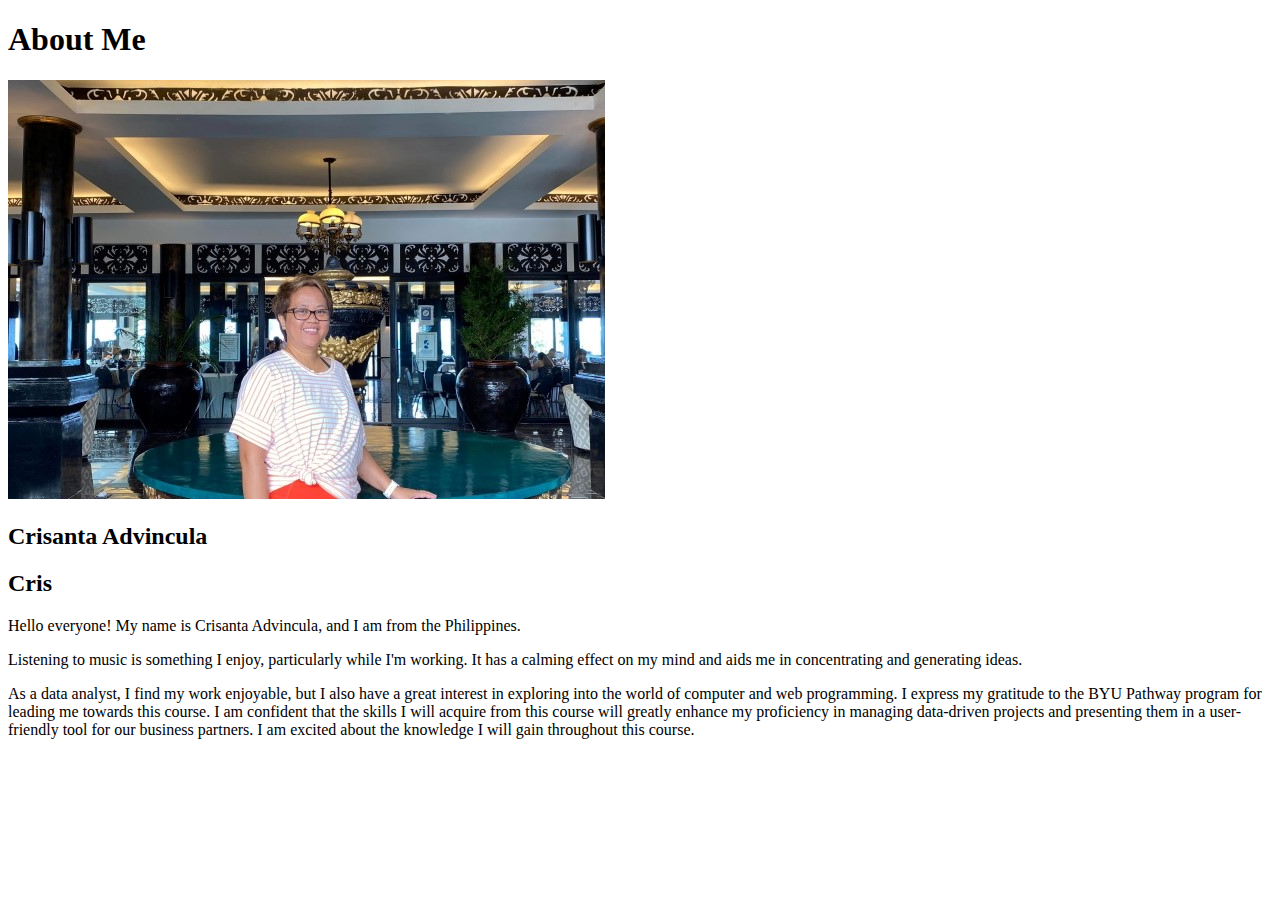
<file: aboutme/index.html>
<!DOCTYPE html>
<html lang="en">
<head>
    <!--Test only-->
    <meta charset="UTF-8">
    <meta http-equiv="X-UA-Compatible" content="IE=edge">
    <meta name="viewport" content="width=device-width, initial-scale=1.0">
    <title>All About Me</title>
</head>
<body>
    <h1>About Me</h1>
    <img alt="pbi" src="images/cris.jpg"/>
    <h2>Crisanta Advincula</h2>
    <h2>Cris</h2>
    <p>Hello everyone! My name is Crisanta Advincula, and I am from the Philippines. 
        <p>Listening to music is something I enjoy, particularly while I'm working. It has a calming effect 
        on my mind and aids me in concentrating and generating ideas.</p>
        <p>As a data analyst, I find my work enjoyable, but I also have a great interest in exploring 
            into the world of computer and web programming. I express my gratitude to the BYU Pathway 
            program for leading me towards this course. I am confident that the skills I will acquire from 
            this course will greatly enhance my proficiency in managing data-driven projects and presenting 
            them in a user-friendly tool for our business partners. I am excited about the knowledge I will 
            gain throughout this course.</p>
</body>
</html>
</file>
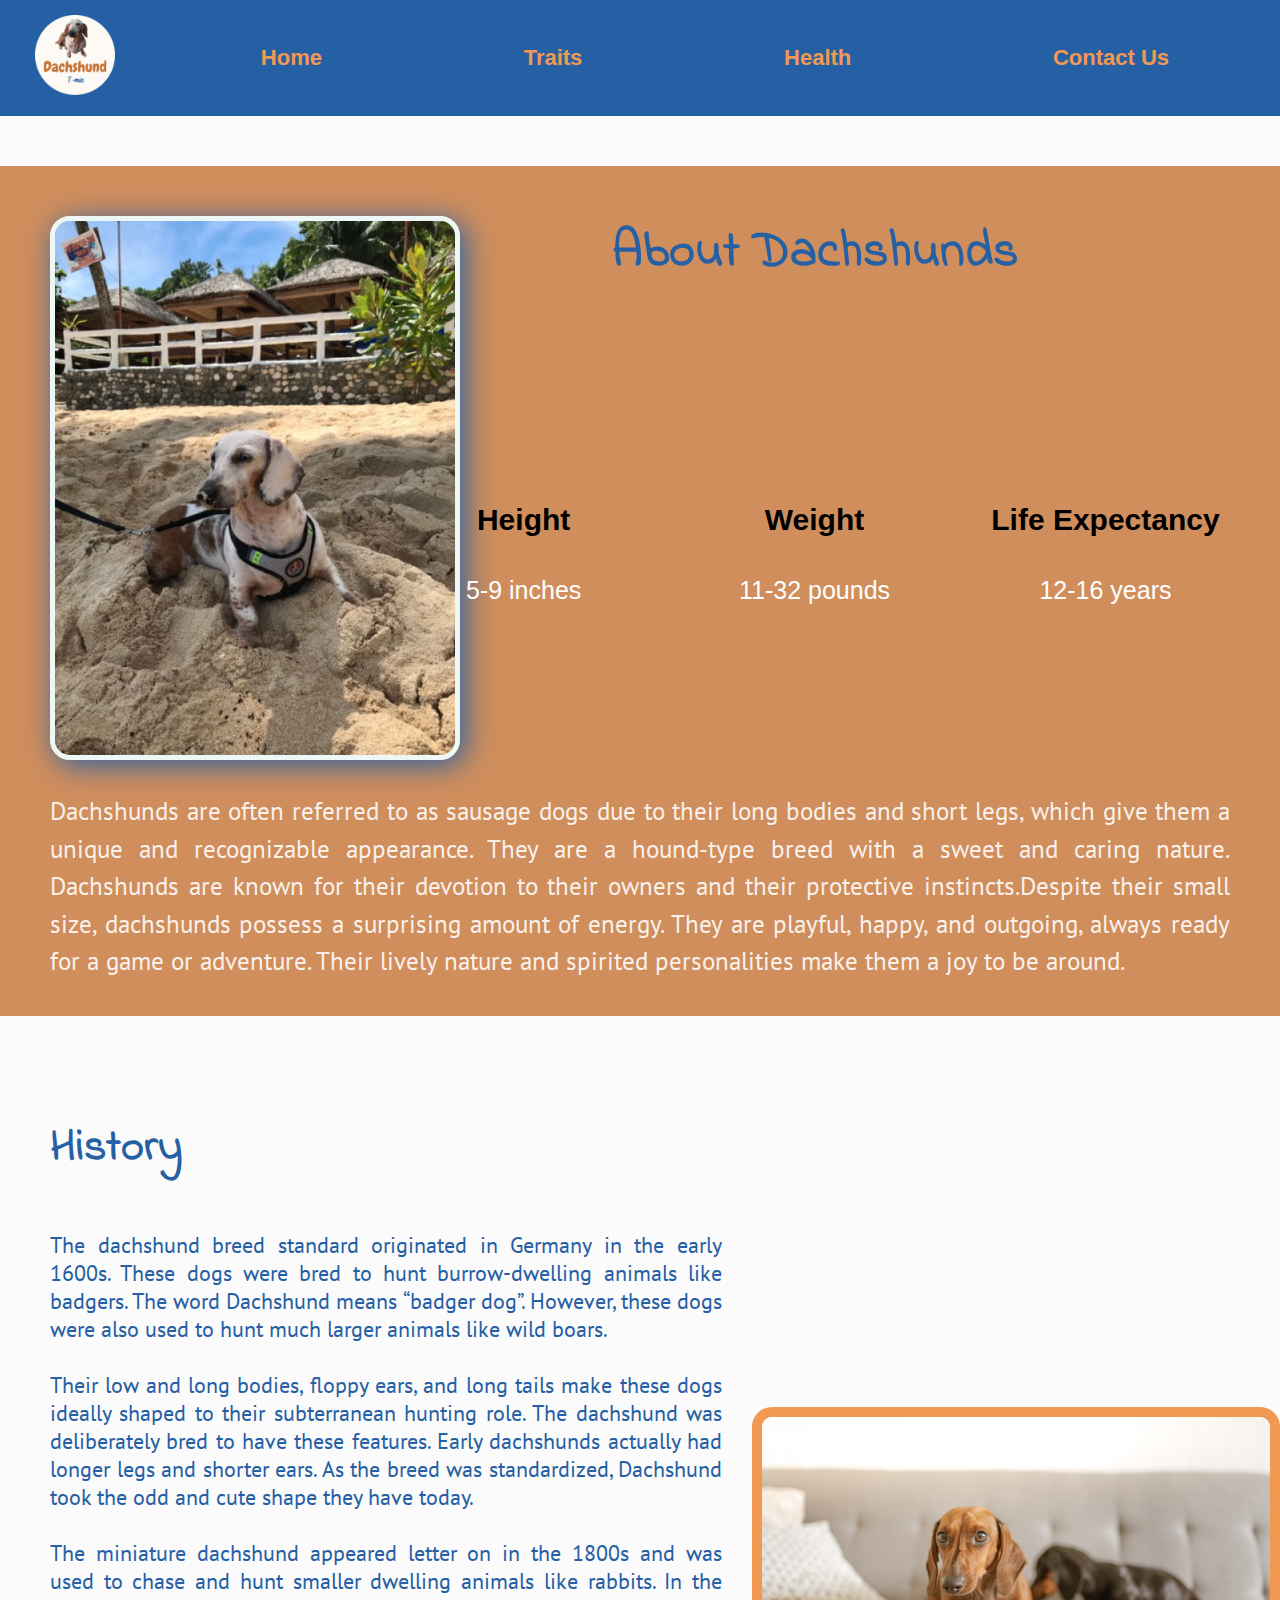
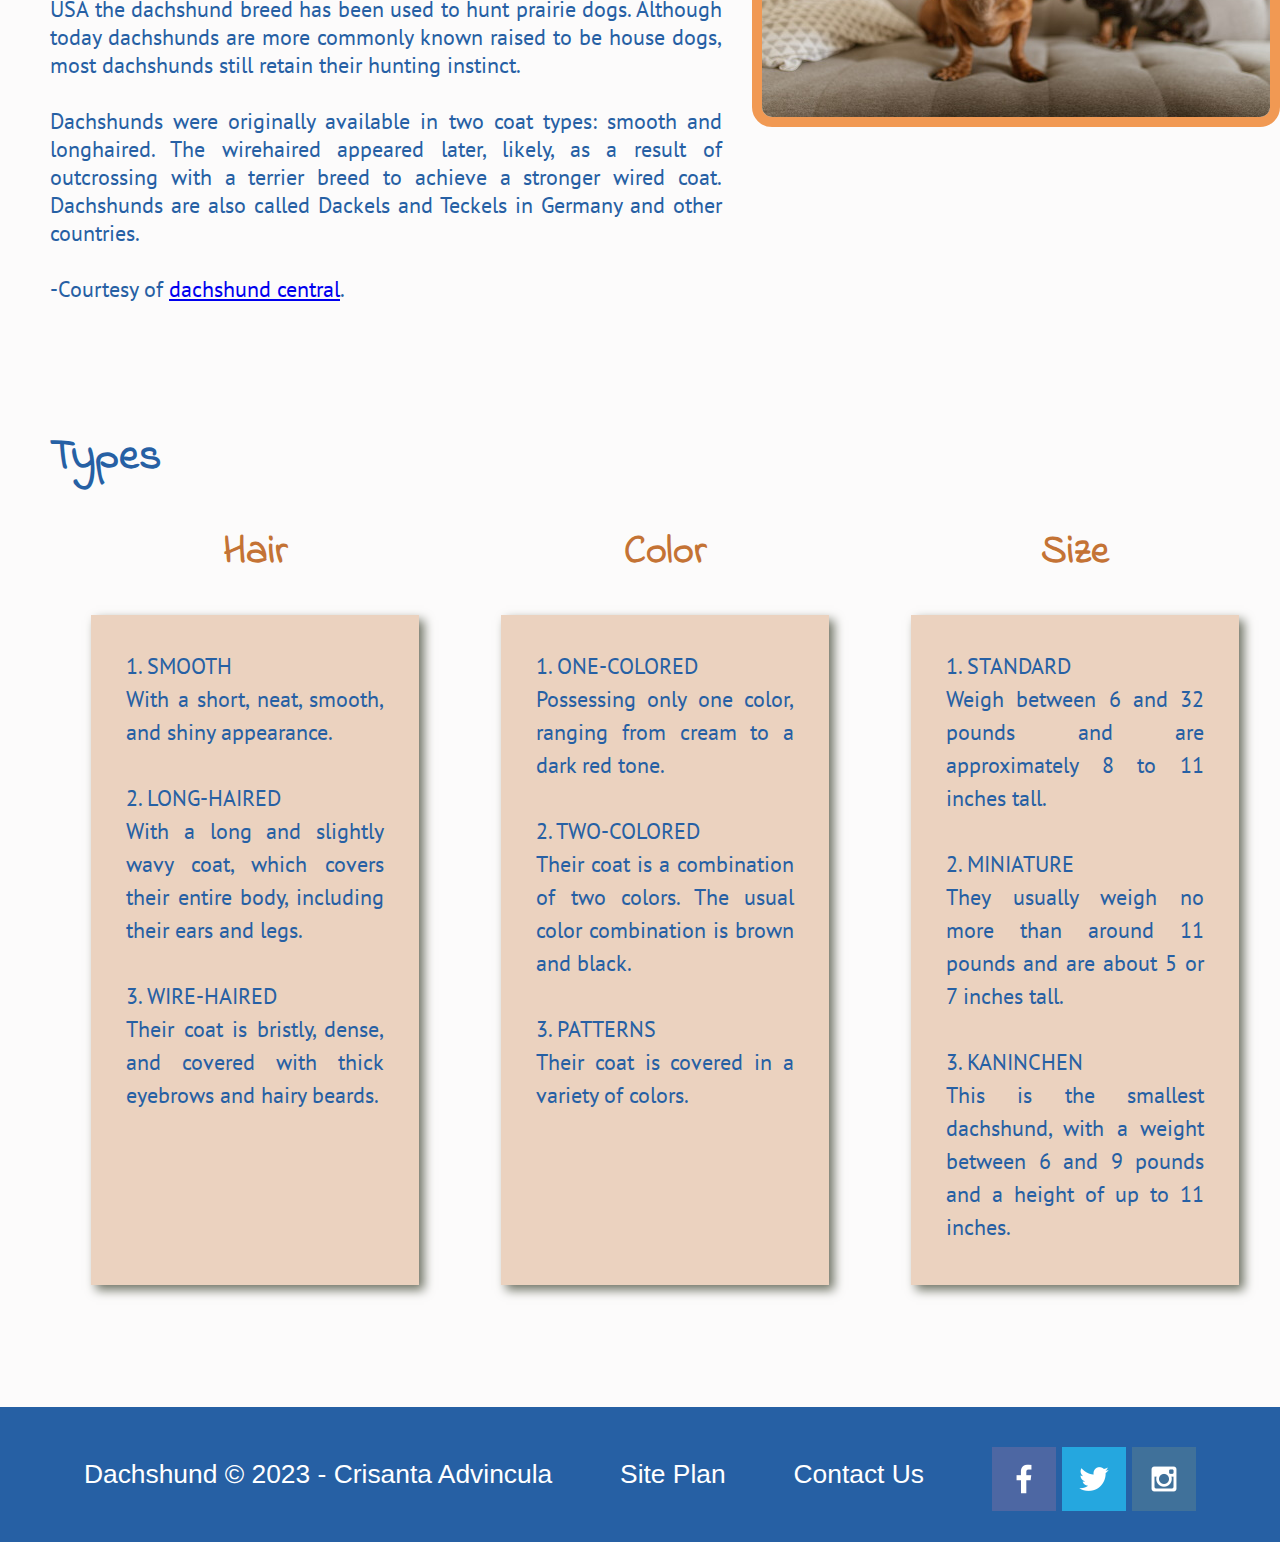
<file: dachshund/index.html>
<!DOCTYPE html>
<html lang="en">
<head>
    <meta charset="UTF-8">
    <meta http-equiv="X-UA-Compatible" content="IE=edge">
    <meta name="viewport" content="width=device-width, initial-scale=1.0">
    <title>About Dashchund</title>
    <link rel="stylesheet" href="styles/style.css">
</head>
<body>
    <div id="content">
        <header>
            <a id="logo_link" href="index.html">
                <img class="logo" src="images/dachshund.png" alt="Dachshund Tmie Logo">
            </a>
            <nav>
                <a href="index.html">Home</a>
                <a href="traits.html">Traits</a>
                <a href="health.html">Health</a>
                <a href="contactus.html">Contact Us</a>
            </nav>
        </header>
        <main>
            <div id="background">
                <h1 class="about-title">About Dachshunds</h1>
                <img class="about-img" src="images/atbeach.jpg" alt="Tmie at the beach">
                <p class = "grp1">Height</p>
                    <p class = "grp1a">5-9 inches</p>
                <p class = "grp2">Weight </p>
                    <p class = "grp2a">11-32 pounds</p>
                <p class = "grp3">Life Expectancy </p>
                    <p class = "grp3a">12-16 years</p>
                <p class = "grp4">Dachshunds are often referred to as sausage dogs due to their long bodies and short legs, which give them a unique and recognizable appearance. They are a hound-type breed with a sweet and caring nature. Dachshunds are known for their devotion to their owners and their protective instincts.Despite their small size, dachshunds possess a surprising amount of energy. They are playful, happy, and outgoing, always ready for a game or adventure. Their lively nature and spirited personalities make them a joy to be around.
                </p>
            </div>
            <h1 class="history-title">History</h1>
            <div class="history">
                <p class = "msg1">The dachshund breed standard originated in Germany in the early 1600s. These dogs were bred to hunt burrow-dwelling animals like badgers. The word Dachshund means “badger dog”. However, these dogs were also used to hunt much larger animals like wild boars.
                    <br><br>Their low and long bodies, floppy ears, and long tails make these dogs ideally shaped to their subterranean hunting role. The dachshund was deliberately bred to have these features. Early dachshunds actually had longer legs and shorter ears. As the breed was standardized, Dachshund took the odd and cute shape they have today.
                    <br><br>The miniature dachshund appeared letter on in the 1800s and was used to chase and hunt smaller dwelling animals like rabbits. In the USA the dachshund breed has been used to hunt prairie dogs. Although today dachshunds are more commonly known raised to be house dogs, most dachshunds still retain their hunting instinct.
                    <br><br>Dachshunds were originally available in two coat types: smooth and longhaired. The wirehaired appeared later, likely, as a result of outcrossing with a terrier breed to achieve a stronger wired coat. Dachshunds are also called Dackels and Teckels in Germany and other countries.
                    <br><br>-Courtesy of <a href="https://dachshund-central.com/history/"
                    target="_blank">dachshund central</a>.
                </p>
                <img class="history-img" src="images/athome.jpg" alt="Image by Dominika Roseclay via pexels.com">
            </div>
            <h1 class="types-title">Types</h1>
            <div class="types">
                <section class="hair-section">
                    <h2 class = "h-section">Hair</h2>
                    <p class ="p-section">1. SMOOTH
                        <br>With a short, neat, smooth, and shiny appearance. 
                        <br><br>2. LONG-HAIRED
                        <br>With a long and slightly wavy coat, which covers their entire body, including their ears and legs. 
                        <br><br>3. WIRE-HAIRED
                        <br>Their coat is bristly, dense, and covered with thick eyebrows and hairy beards.
                        <p>
                </section>
                <section class="color-section">
                    <h2 class="h-section">Color</h2>
                    <p class ="p-section">1. ONE-COLORED
                        <br>Possessing only one color, ranging from cream to a dark red tone.
                        <br><br>2. TWO-COLORED
                        <br>Their coat is a combination of two colors. The usual color combination is brown and black.
                        <br><br>3. PATTERNS
                        <br>Their coat is covered in a variety of colors.                   
                        <p>
                </section>
                <section class="size-section">
                    <h2 class="h-section">Size</h2>
                    <p class ="p-section">1. STANDARD
                        <br>Weigh between 6 and 32 pounds and are approximately 8 to 11 inches tall.
                        <br><br>2. MINIATURE
                        <br>They usually weigh no more than around 11 pounds and are about 5 or 7 inches tall.
                        <br><br>3. KANINCHEN
                        <br>This is the smallest dachshund, with a weight between 6 and 9 pounds and a height of up to 11 inches.
                        <p>
                </section>
            </div>
        </main>
        <footer>
            <p>Dachshund &copy; 2023 - Crisanta Advincula</p>
            <p><a href="site-plan.html">Site Plan</a></p>
            <p><a href="contactus.html">Contact Us</a></p>
            <div class="social">
                <a href="https://facebook.com" target="_blank">
                    <img src="images/facebook.png" alt="fb icon">
                </a>
                <a href="https://twitter.com" target="_blank">
                    <img src="images/twitter.png" alt="twitter icon">
                </a>
                <a href="https://instagram.com" target="_blank">
                    <img src="images/instagram.png" alt="instagram icon">
                </a>
            </div>
        </footer>
    </div>
</body>                 
</html>
</file>
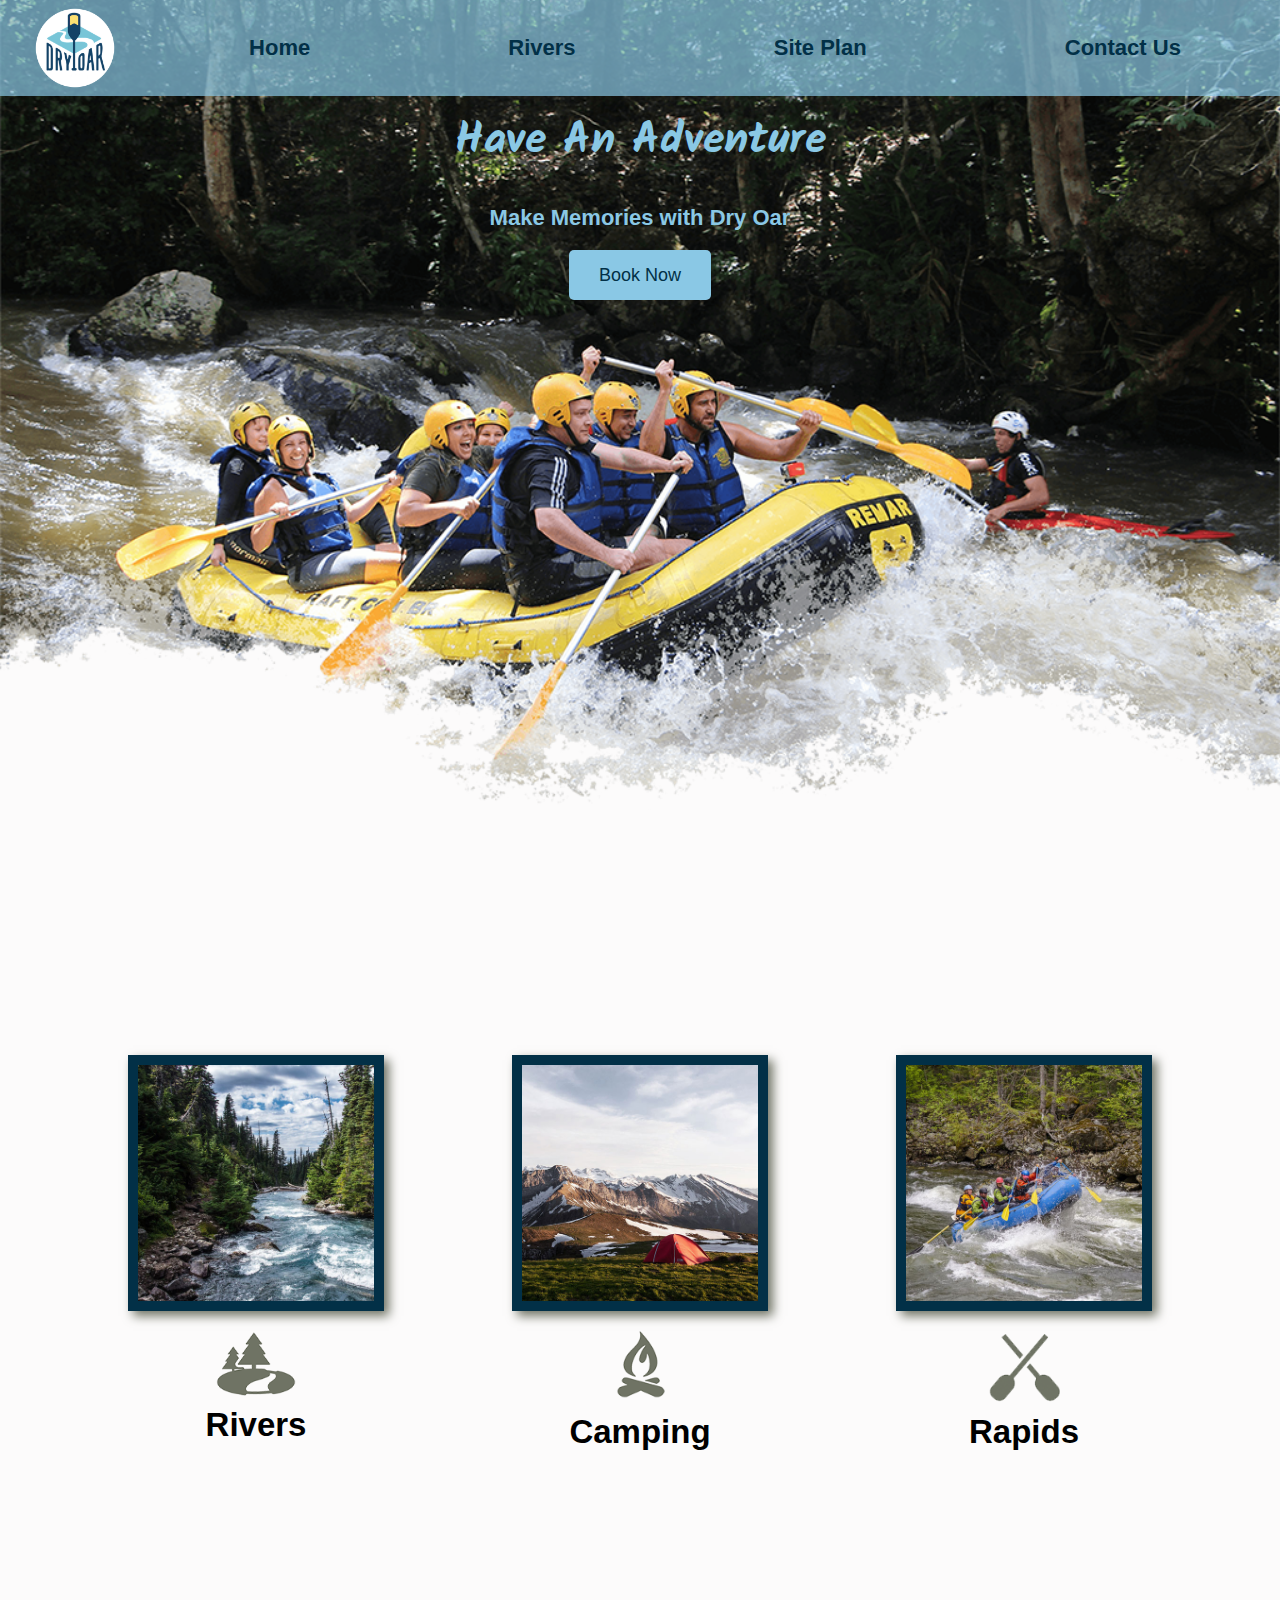
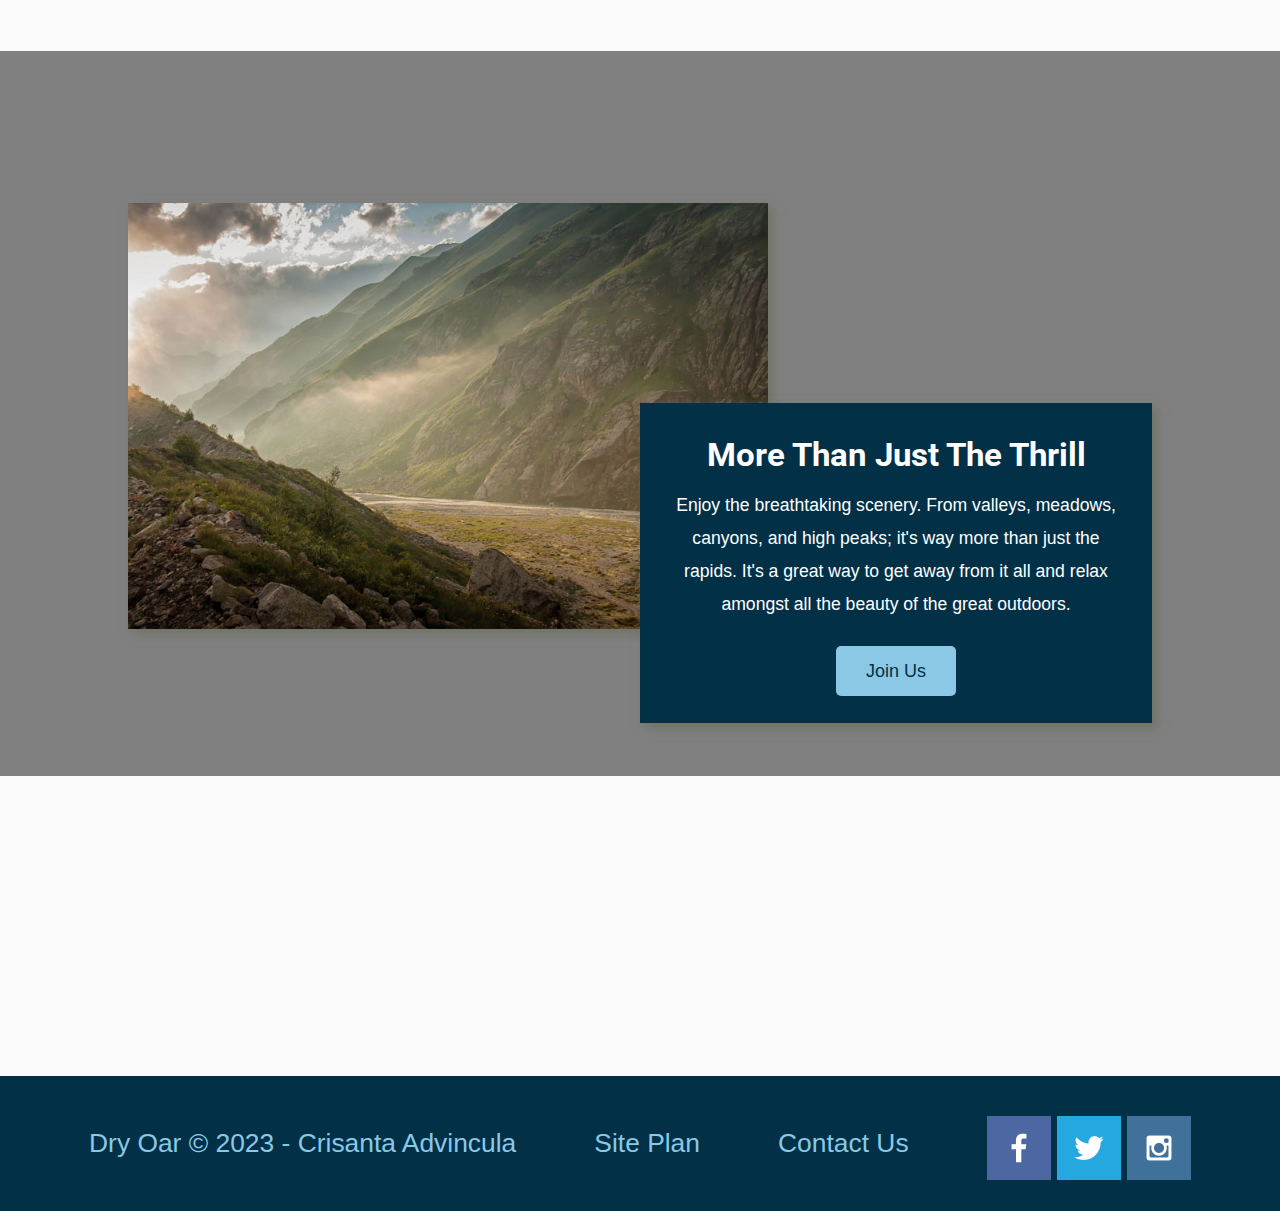
<file: wwr/index.html>
<!DOCTYPE html>
<html lang="en">
<head>
    <meta charset="UTF-8">
    <meta http-equiv="X-UA-Compatible" content="IE=edge">
    <meta name="viewport" content="width=device-width, initial-scale=1.0">
    <title>Document</title>
    <link rel="stylesheet" href="styles/style.css">
</head>
<body>
    <div id="content">
        <header>
            <a id="logo_link" href="index.html">
                <img class="logo" src="images/logo.png" alt="Dry Oar Logo">
            </a>
            <nav>
                <a href="index.html">Home</a>
                <a href="rivers.html">Rivers</a>
                <a href="site-plan-rafting.html">Site Plan</a>
                <a href="contactus.html">Contact Us</a>
            </nav>
        </header>
        <div id="hero">
            <div id="hero-box">
                <img id="hero-img" src="images/hero.png" alt="People enjoying white water rafting">
            </div>
            <section id="hero-msg">
                <h1 class="home-title">Have An Adventure</h1>
                <h4>Make Memories with Dry Oar </h4>
                <div class='button-box'>
                    <a class='book' href="contactus.html">Book Now</a>
                </div>
            </section>
        </div>
        <main class="home-grid">
            <section class="rivers-card">
                <img class="card-img" src="images/rivers.jpg" alt="river in forest">
                <img class="icon" src="images/river_icon.png" alt="river icon">
                <h2>Rivers</h2>
            </section>
            <section class="camping-card">
                <img class="card-img" src="images/camping.jpg" alt="tent in mountains">
                <img class="icon" src="images/fire_icon.png" alt="fire icon">
                <h2>Camping</h2>
            </section>
            <section class="rapids-card">
                <img class="card-img" src="images/rapids.jpg" alt="rafting boat">
                <img class="icon" src="images/oars.png" alt="oars icon">
                <h2>Rapids</h2>
            </section>
            <div id="background"></div>
            <img class="mountains" src="images/mountains.jpg" alt="Misty mountains">
            <section class="msg">
                <h2>More Than Just The Thrill</h2>
                <p>Enjoy the breathtaking scenery. From valleys, meadows, canyons, and high peaks; it's way more than just the rapids. It's a great way to get away from it all and relax amongst all the beauty of the great outdoors. </p>
                <a class='join' href="rivers.html">Join Us</a>
            </section>
        </main>
        <footer>
            <p>Dry Oar &copy; 2023 - Crisanta Advincula</p>
            <p><a href="site-plan-rafting.html">Site Plan</a></p>
            <p><a href="contactus.html">Contact Us</a></p>
            <div class="social">
                <a href="https://facebook.com" target="_blank">
                    <img src="images/facebook.png" alt="fb icon">
                </a>
                <a href="https://twitter.com" target="_blank">
                    <img src="images/twitter.png" alt="twitter icon">
                </a>
                <a href="https://instagram.com" target="_blank">
                    <img src="images/instagram.png" alt="instagram icon">
                </a>
            </div>
        </footer>
    </div>
</body>                 
</html>
</file>
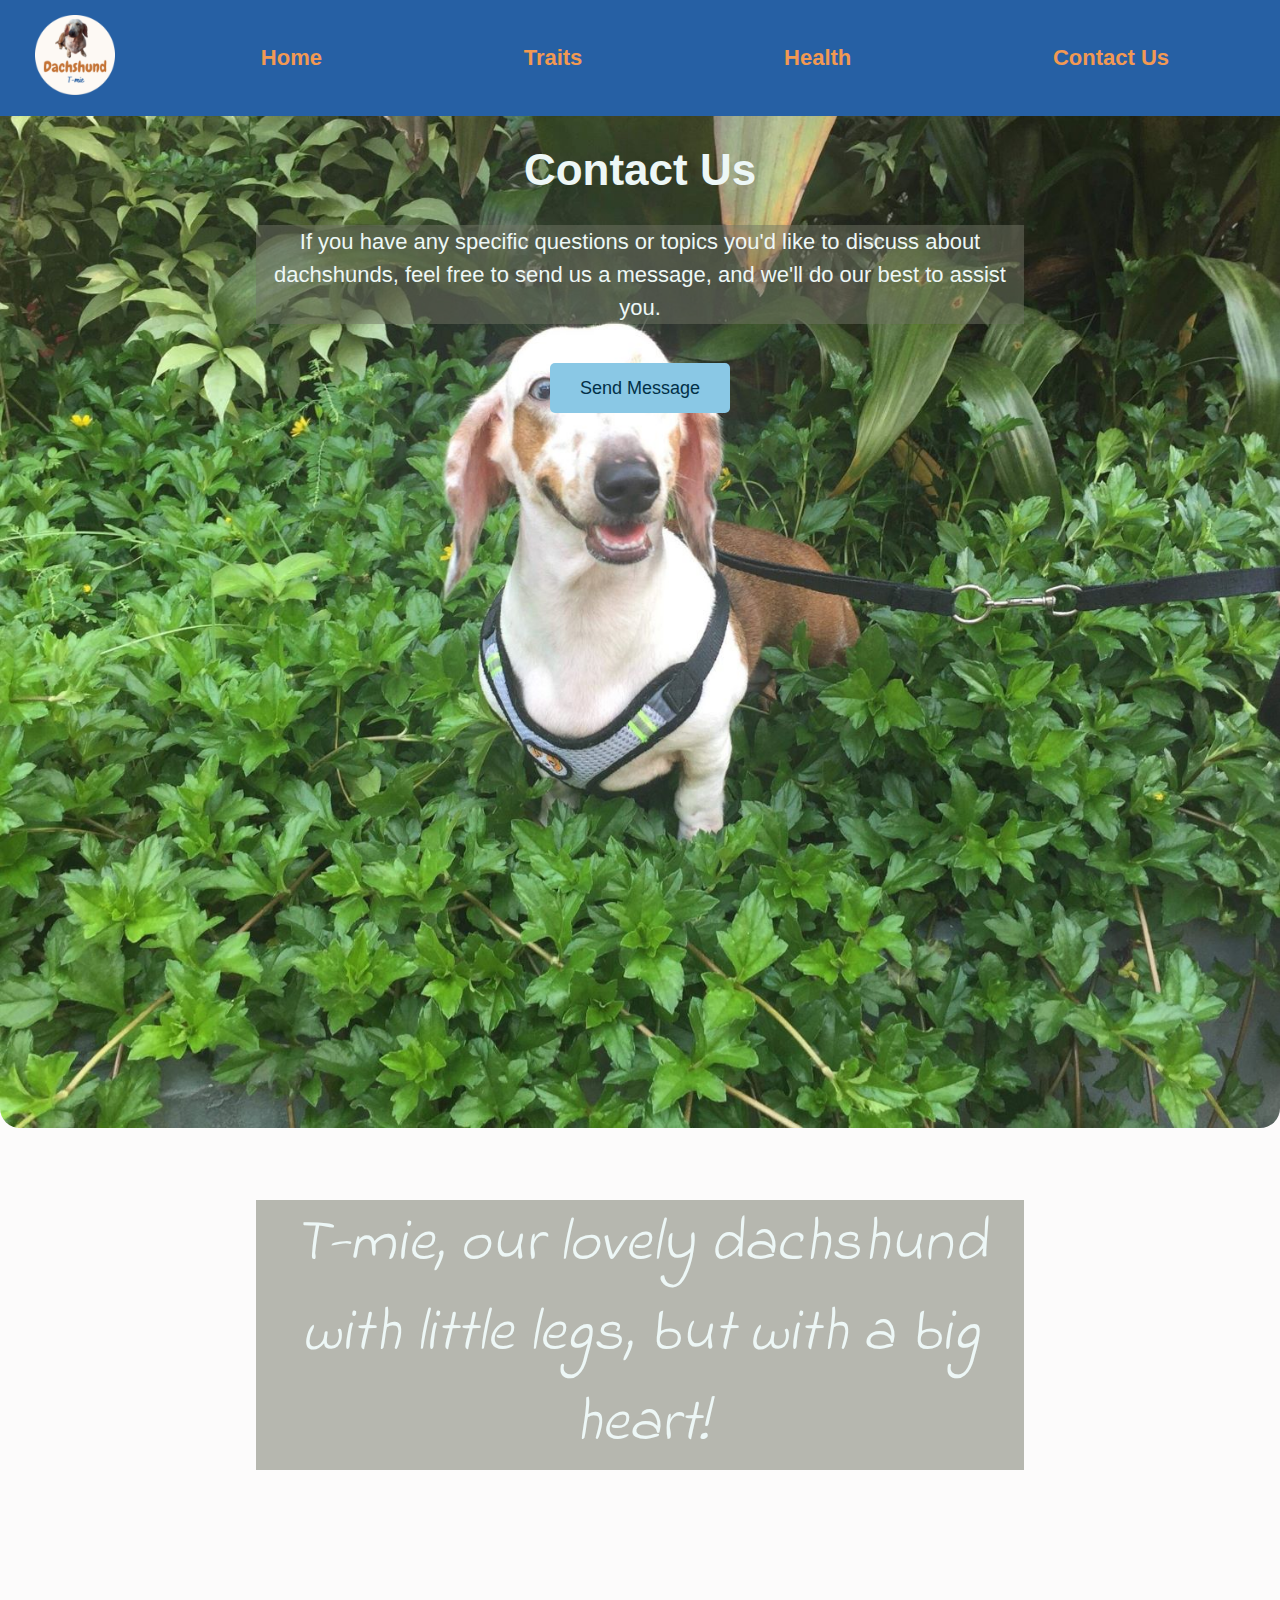
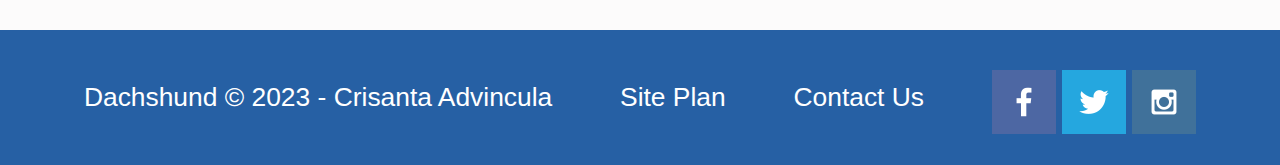
<file: dachshund/contactus.html>
<!DOCTYPE html>
<html lang="en">
<head>
    <meta charset="UTF-8">
    <meta http-equiv="X-UA-Compatible" content="IE=edge">
    <meta name="viewport" content="width=device-width, initial-scale=1.0">
    <title>About Dashchund</title>
    <link rel="stylesheet" href="styles/style.css">
</head>
<body>
    <div id="content">
        <header>
            <a id="logo_link" href="index.html">
                <img class="logo" src="images/dachshund.png" alt="Dachshund Tmie Logo">
            </a>
            <nav>
                <a href="index.html">Home</a>
                <a href="traits.html">Traits</a>
                <a href="health.html">Health</a>
                <a href="contactus.html">Contact Us</a>
            </nav>
        </header>
        <main>
            <div id="hero">
                <div id="hero-box">
                    <img id="hero-img" src="images/tmie.jpg" alt="People enjoying white water rafting">
                </div>
                <section id="hero-msg">
                    <h1 class="home-title">Contact Us</h1>
                    <p>If you have any specific questions or topics you'd like to discuss about dachshunds, feel free to send us a message, and we'll do our best to assist you.
                    </p>
                    <div class='button-box'>
                        <a class='email' href="mailto:san.advincula@gmail.com">Send Message</a>
                    </div>
                    <div>
                        <p class="hero-p">
                            T-mie, our lovely dachshund with little legs, but with a big heart!
                        </p>
                    </div>
                </section>
            </div>
        </main>
        <footer>
            <p>Dachshund &copy; 2023 - Crisanta Advincula</p>
            <p><a href="site-plan.html">Site Plan</a></p>
            <p><a href="contactus.html">Contact Us</a></p>
            <div class="social">
                <a href="https://facebook.com" target="_blank">
                    <img src="images/facebook.png" alt="fb icon">
                </a>
                <a href="https://twitter.com" target="_blank">
                    <img src="images/twitter.png" alt="twitter icon">
                </a>
                <a href="https://instagram.com" target="_blank">
                    <img src="images/instagram.png" alt="instagram icon">
                </a>
            </div>
        </footer>
    </div>
    <script>
        // get the feedback div element so we can do something with it.
        const feedbackElement = document.getElementById('feedback');
        // get the form so we can read what was entered in it.
        const formElement = document.forms[0];
        // add a 'listener' to wait for a submission of our form. When that happens run the code below.
        formElement.addEventListener('submit', function(e) {
            // stop the form from doing the default action.
            e.preventDefault();
            // set the contents of our feedback element to a message letting the user know the form was submitted successfully. Notice that we pull the name that was entered in the form to personalize the message!
            feedbackElement.innerHTML = 'Hello '+ formElement.user_name.value +'! Thank you for your message. We will get back with you as soon as possible!';
            // make the feedback element visible.
            feedbackElement.style.display = "block";
            // add a class to move everything down so our message doesn't cover it.
            document.body.classList.toggle('moveDown');
        });
    </script>
</body>                 
</html>
</file>
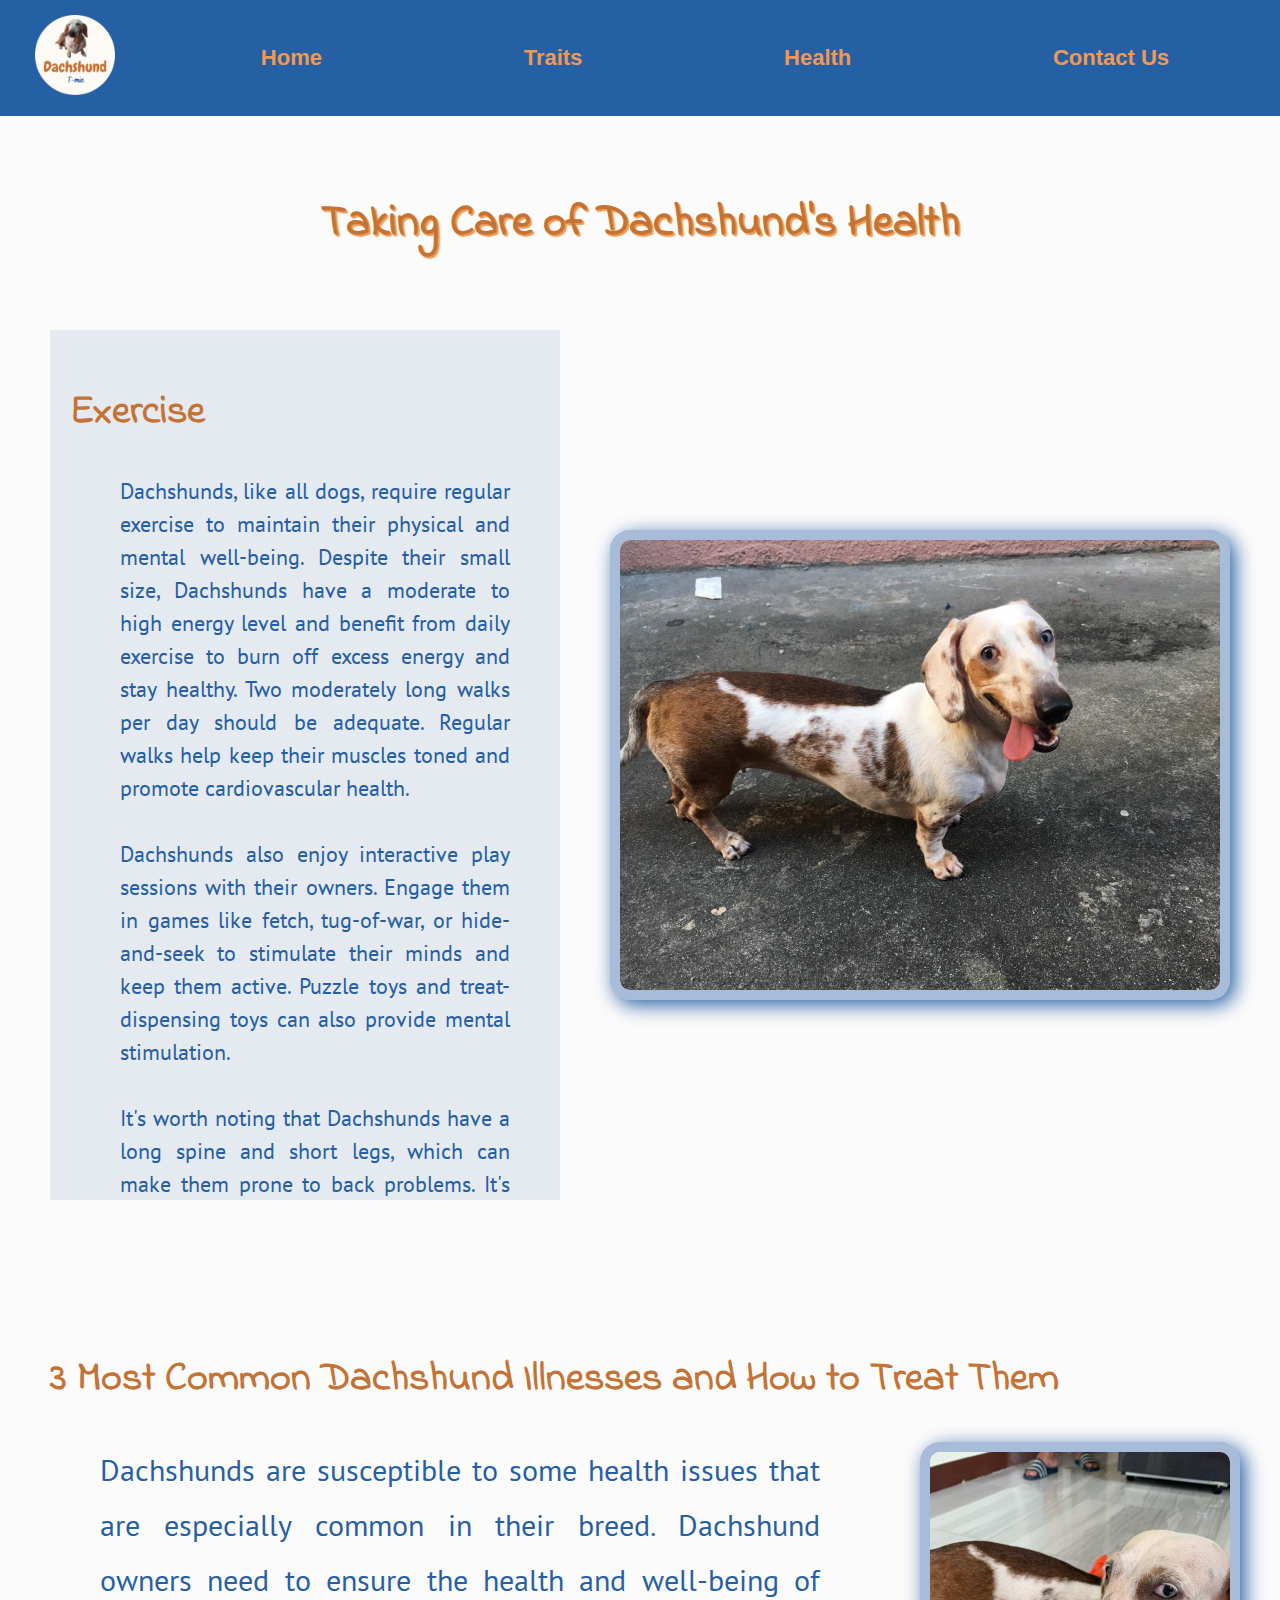
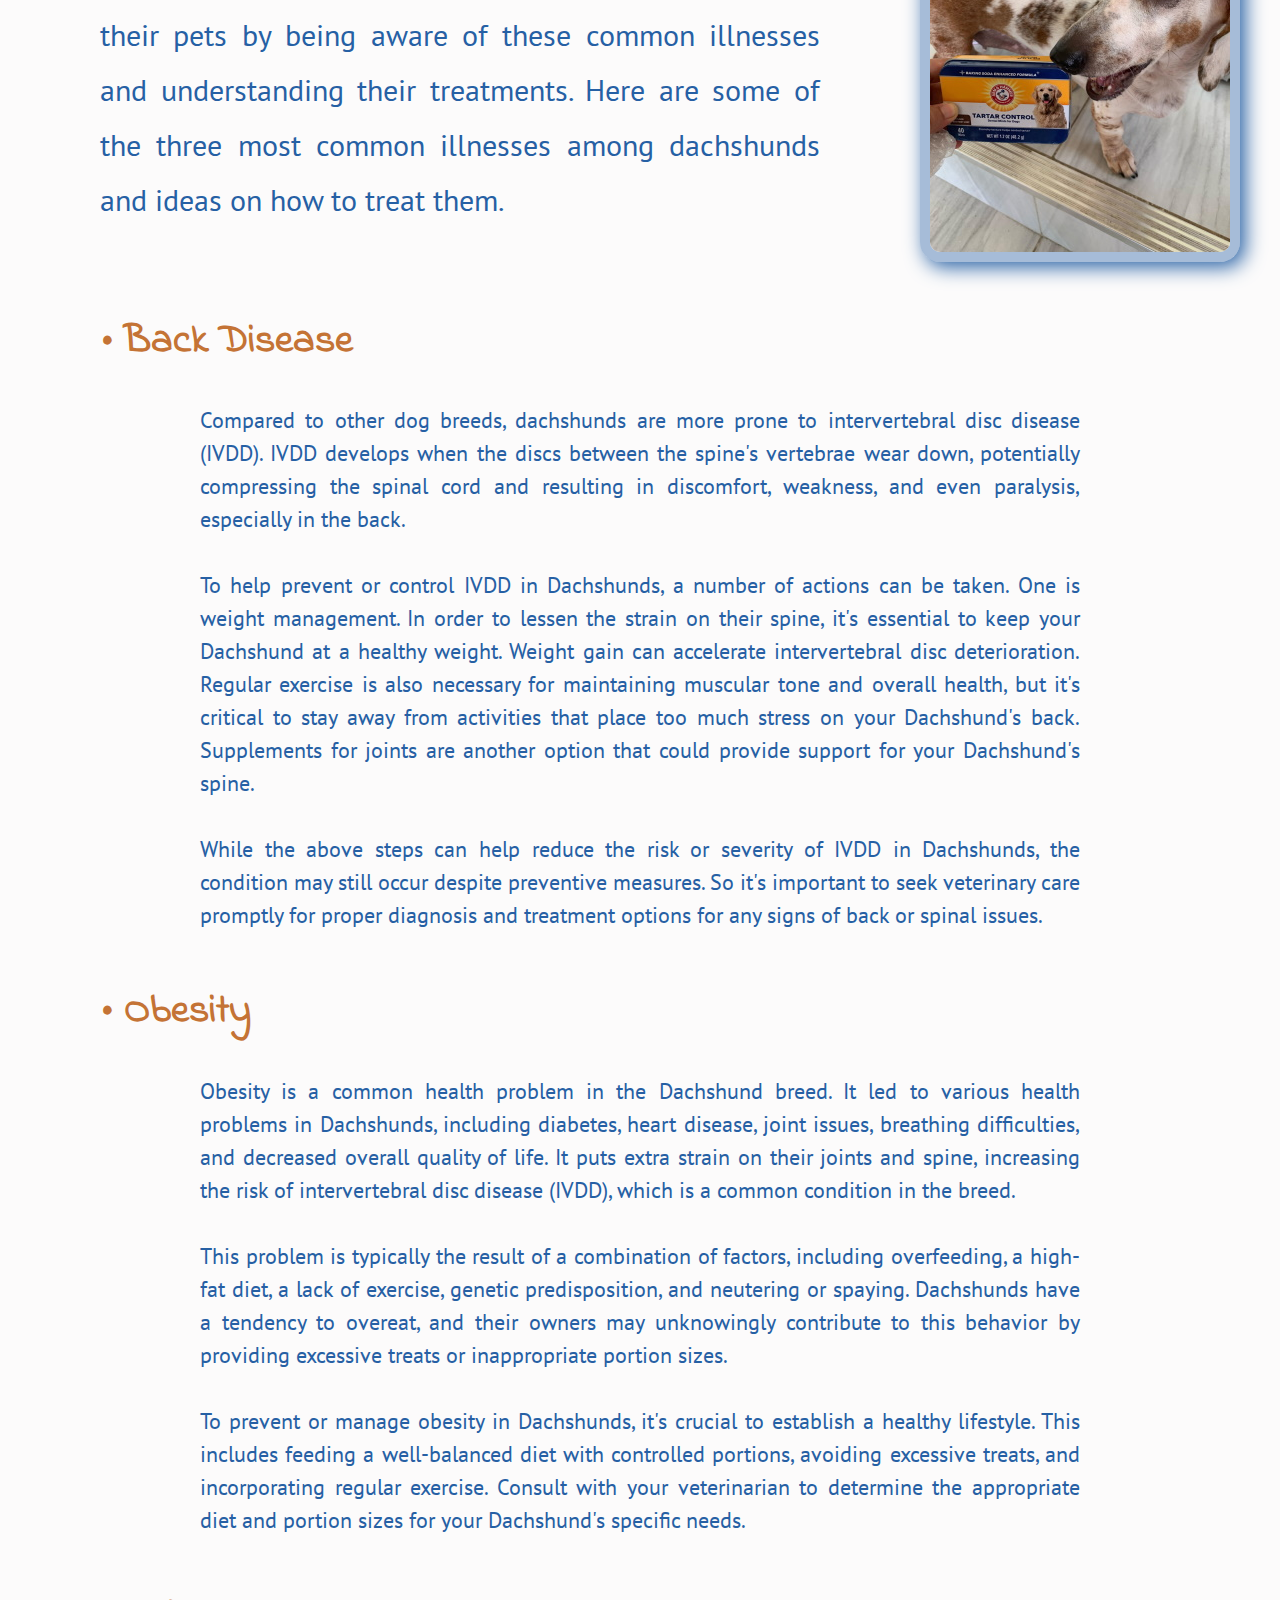
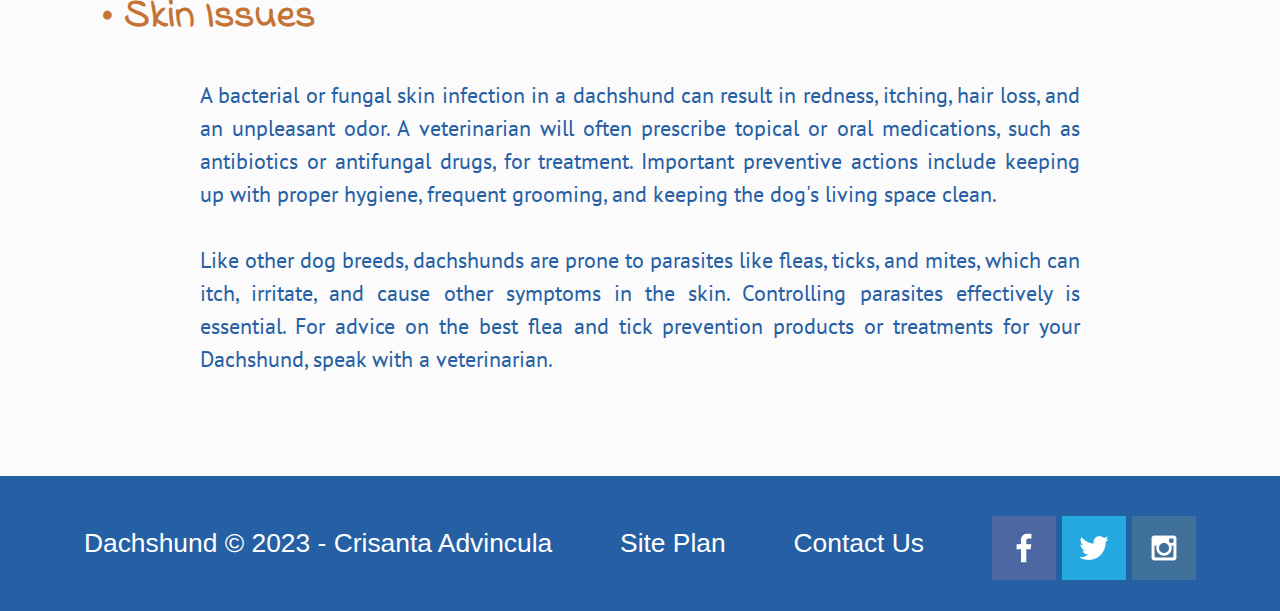
<file: dachshund/health.html>
<!DOCTYPE html>
<html lang="en">
<head>
    <meta charset="UTF-8">
    <meta http-equiv="X-UA-Compatible" content="IE=edge">
    <meta name="viewport" content="width=device-width, initial-scale=1.0">
    <title>About Dashchund</title>
    <link rel="stylesheet" href="styles/style.css">
</head>
<body>
    <div id="content">
        <header>
            <a id="logo_link" href="index.html">
                <img class="logo" src="images/dachshund.png" alt="Dachshund Tmie Logo">
            </a>
            <nav>
                <a href="index.html">Home</a>
                <a href="traits.html">Traits</a>
                <a href="health.html">Health</a>
                <a href="contactus.html">Contact Us</a>
            </nav>
        </header>
        <main>
        <h1 class="health-title">Taking Care of Dachshund's Health</h1>
            <div class="health">
                <img class="smooth-img1" src="images/exercise.jpg" alt="Tmie at the beach">
                <section class="health-part">
                    <h2 class="h2a">Exercise</h2>
                    <p class="p-a">Dachshunds, like all dogs, require regular exercise to maintain their physical and mental well-being. Despite their small size, Dachshunds have a moderate to high energy level and benefit from daily exercise to burn off excess energy and stay healthy. Two moderately long walks per day should be adequate. Regular walks help keep their muscles toned and promote cardiovascular health. 
                        <br><br>Dachshunds also enjoy interactive play sessions with their owners. Engage them in games like fetch, tug-of-war, or hide-and-seek to stimulate their minds and keep them active. Puzzle toys and treat-dispensing toys can also provide mental stimulation.
                        <br><br>It's worth noting that Dachshunds have a long spine and short legs, which can make them prone to back problems. It's important to avoid activities that involve excessive jumping or putting strain on their backs, such as jumping off furniture or participating in high-impact activities.
                        </p>
                    <h2 class="h2a">Nutrition and Feeding</h2>
                    <p class="p-a">Maintaining a healthy weight is crucial for Dachshunds to prevent strain on their long backs and minimize the risk of slipped or ruptured discs. Obesity can exacerbate the already existing risk that Dachshunds have due to their unique body structure.
                        <br><br>To ensure your Dachshund maintains a healthy weight, it's important to adhere to the recommended portion sizes provided by the manufacturer of your chosen high-quality dog food. Avoid overfeeding and resist the temptation to give in to pleading eyes or offer excessive table scraps. High-fat foods and cooked bones should be avoided, as they can lead to digestive issues or pose a choking hazard.
                        <br><br>Since each Dachshund is unique, their nutritional needs may vary. Thus, it is always a good idea to consult with your veterinarian to determine the specific dietary requirements for your Dachshund and to address any individual health concerns or dietary restrictions they may have.
                        </p>
                    <h2 class="h2a">Grooming</h2>
                    <p class="p-a">Regular brushing, preferably daily or at least a few times a week, is necessary to prevent matting and tangling for Dachshund coat types. Regular baths using a mild dog shampoo are also important to keep their coat clean and healthy. Trimming your Dachshund's nails regularly keeps their nails at a proper length.
                        <br><br>Dachshunds are also prone to dental issues, so it's essential to establish a regular dental care routine. Brush your Dachshund's teeth regularly with a dog-specific toothbrush and toothpaste. Dental chews and toys designed to promote dental health can also help keep their teeth clean. Also, check your Dachshund's ears regularly for signs of infection, redness, or excessive wax buildup.
                    </p>
                    </section>
            </div>
            <h2 class="h2b">3 Most Common Dachshund Illnesses and How to Treat Them</h2>
            <div class ="summary">
                <p class="summary-p">Dachshunds are susceptible to some health issues that are especially common in their breed. Dachshund owners need to ensure the health and well-being of their pets by being aware of these common illnesses and understanding their treatments. Here are some of the three most common illnesses among dachshunds and ideas on how to treat them.</p>
                <img class="smooth-img2" src="images/teeth.jpg" alt="Tmie at the beach">
            </div>
            <section>
                <h2 class="h2c">• Back Disease</h2>
                <p class="p-illnesses">Compared to other dog breeds, dachshunds are more prone to intervertebral disc disease (IVDD). IVDD develops when the discs between the spine's vertebrae wear down, potentially compressing the spinal cord and resulting in discomfort, weakness, and even paralysis, especially in the back.
                    <br><br>To help prevent or control IVDD in Dachshunds, a number of actions can be taken. One is weight management. In order to lessen the strain on their spine, it's essential to keep your Dachshund at a healthy weight. Weight gain can accelerate intervertebral disc deterioration. Regular exercise is also necessary for maintaining muscular tone and overall health, but it's critical to stay away from activities that place too much stress on your Dachshund's back. Supplements for joints are another option that could provide support for your Dachshund's spine.
                    <br><br>While the above steps can help reduce the risk or severity of IVDD in Dachshunds, the condition may still occur despite preventive measures. So it's important to seek veterinary care promptly for proper diagnosis and treatment options for any signs of back or spinal issues.
                    <p>
            </section>
            <section>
                <h2 class="h2c">• Obesity</h2>
                <p class="p-illnesses">Obesity is a common health problem in the Dachshund breed. It led to various health problems in Dachshunds, including diabetes, heart disease, joint issues, breathing difficulties, and decreased overall quality of life. It puts extra strain on their joints and spine, increasing the risk of intervertebral disc disease (IVDD), which is a common condition in the breed.
                    <br><br>This problem is typically the result of a combination of factors, including overfeeding, a high-fat diet, a lack of exercise, genetic predisposition, and neutering or spaying. Dachshunds have a tendency to overeat, and their owners may unknowingly contribute to this behavior by providing excessive treats or inappropriate portion sizes.
                    <br><br>To prevent or manage obesity in Dachshunds, it's crucial to establish a healthy lifestyle. This includes feeding a well-balanced diet with controlled portions, avoiding excessive treats, and incorporating regular exercise. Consult with your veterinarian to determine the appropriate diet and portion sizes for your Dachshund's specific needs.
                    <p>
            </section>
            <section>
                <h2 class="h2c">• Skin Issues</h2>
                <p class="p-illnesses">A bacterial or fungal skin infection in a dachshund can result in redness, itching, hair loss, and an unpleasant odor. A veterinarian will often prescribe topical or oral medications, such as antibiotics or antifungal drugs, for treatment. Important preventive actions include keeping up with proper hygiene, frequent grooming, and keeping the dog's living space clean.
                    <br><br>Like other dog breeds, dachshunds are prone to parasites like fleas, ticks, and mites, which can itch, irritate, and cause other symptoms in the skin. Controlling parasites effectively is essential. For advice on the best flea and tick prevention products or treatments for your Dachshund, speak with a veterinarian.
                    <p>
            </section>
        </main>
        <footer>
            <p>Dachshund &copy; 2023 - Crisanta Advincula</p>
            <p><a href="site-plan.html">Site Plan</a></p>
            <p><a href="contactus.html">Contact Us</a></p>
            <div class="social">
                <a href="https://facebook.com" target="_blank">
                    <img src="images/facebook.png" alt="fb icon">
                </a>
                <a href="https://twitter.com" target="_blank">
                    <img src="images/twitter.png" alt="twitter icon">
                </a>
                <a href="https://instagram.com" target="_blank">
                    <img src="images/instagram.png" alt="instagram icon">
                </a>
            </div>
        </footer>
    </div>
</body>                 
</html>
</file>
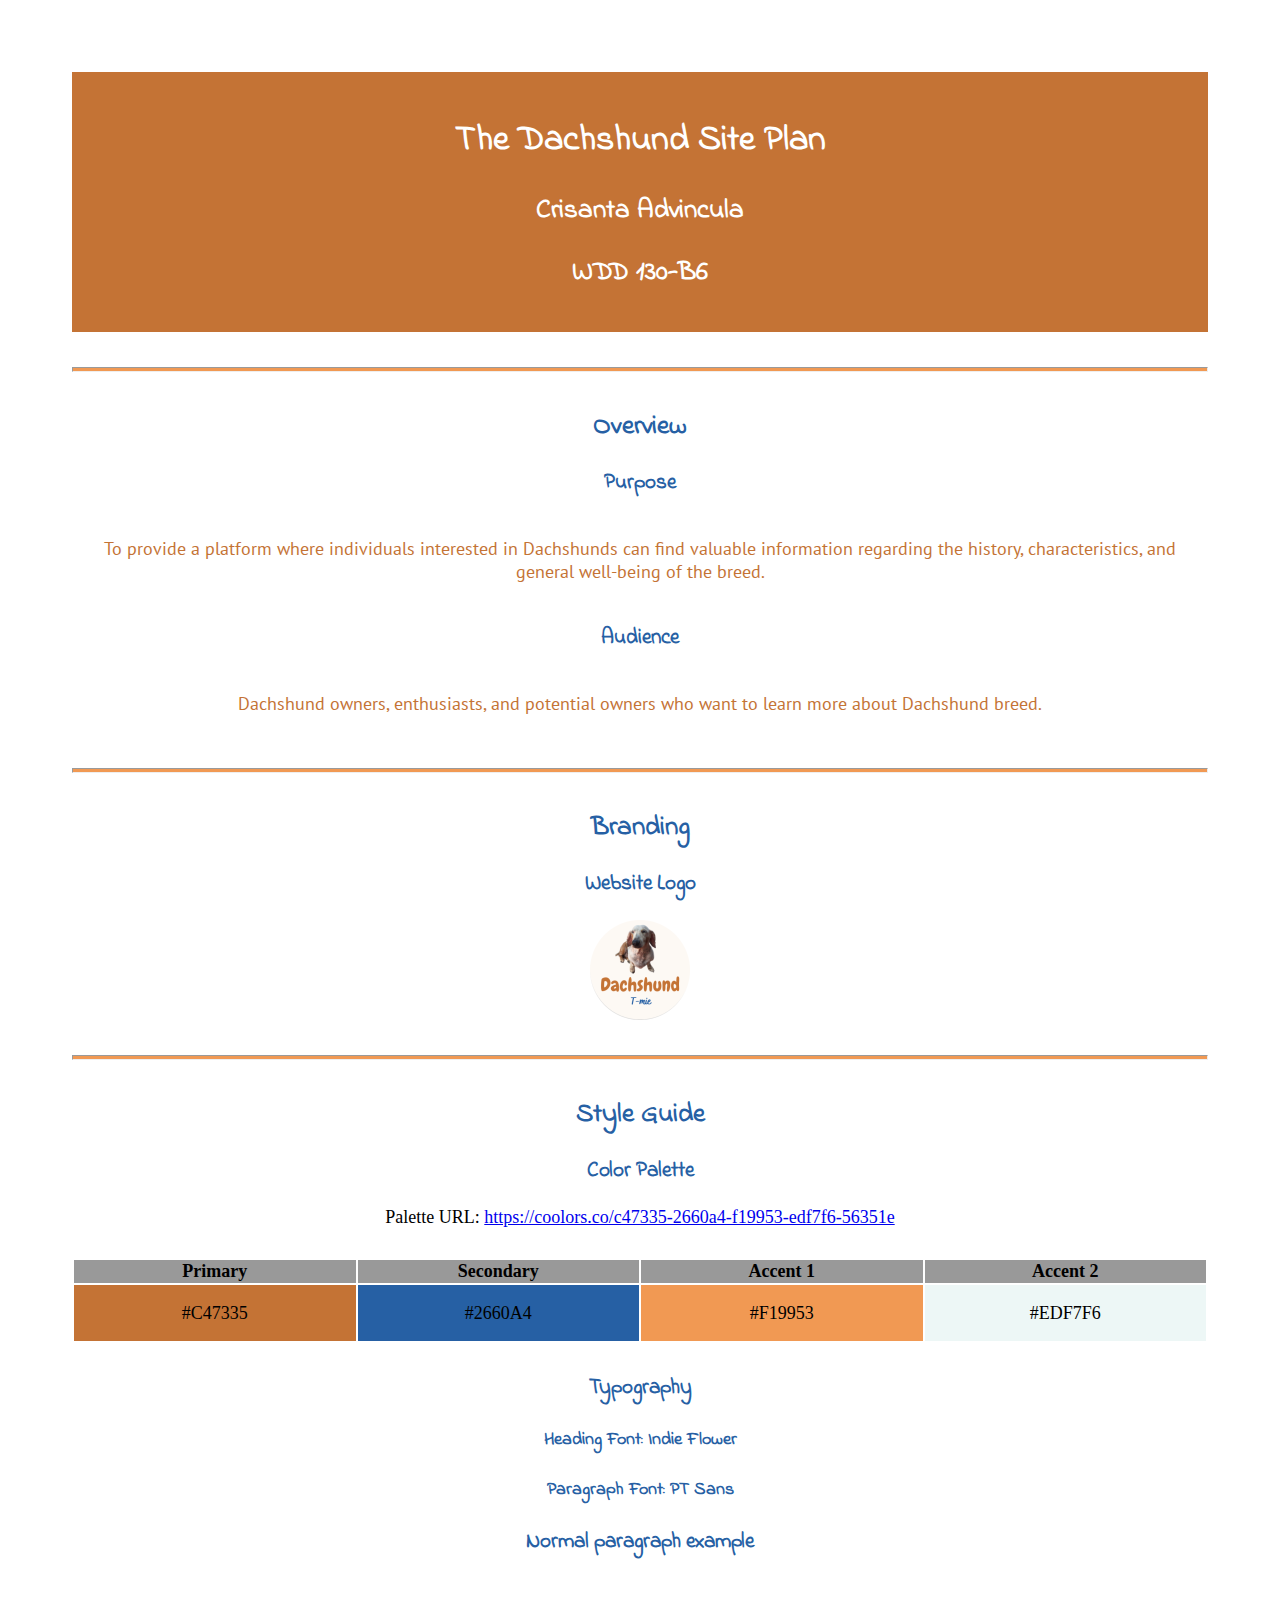
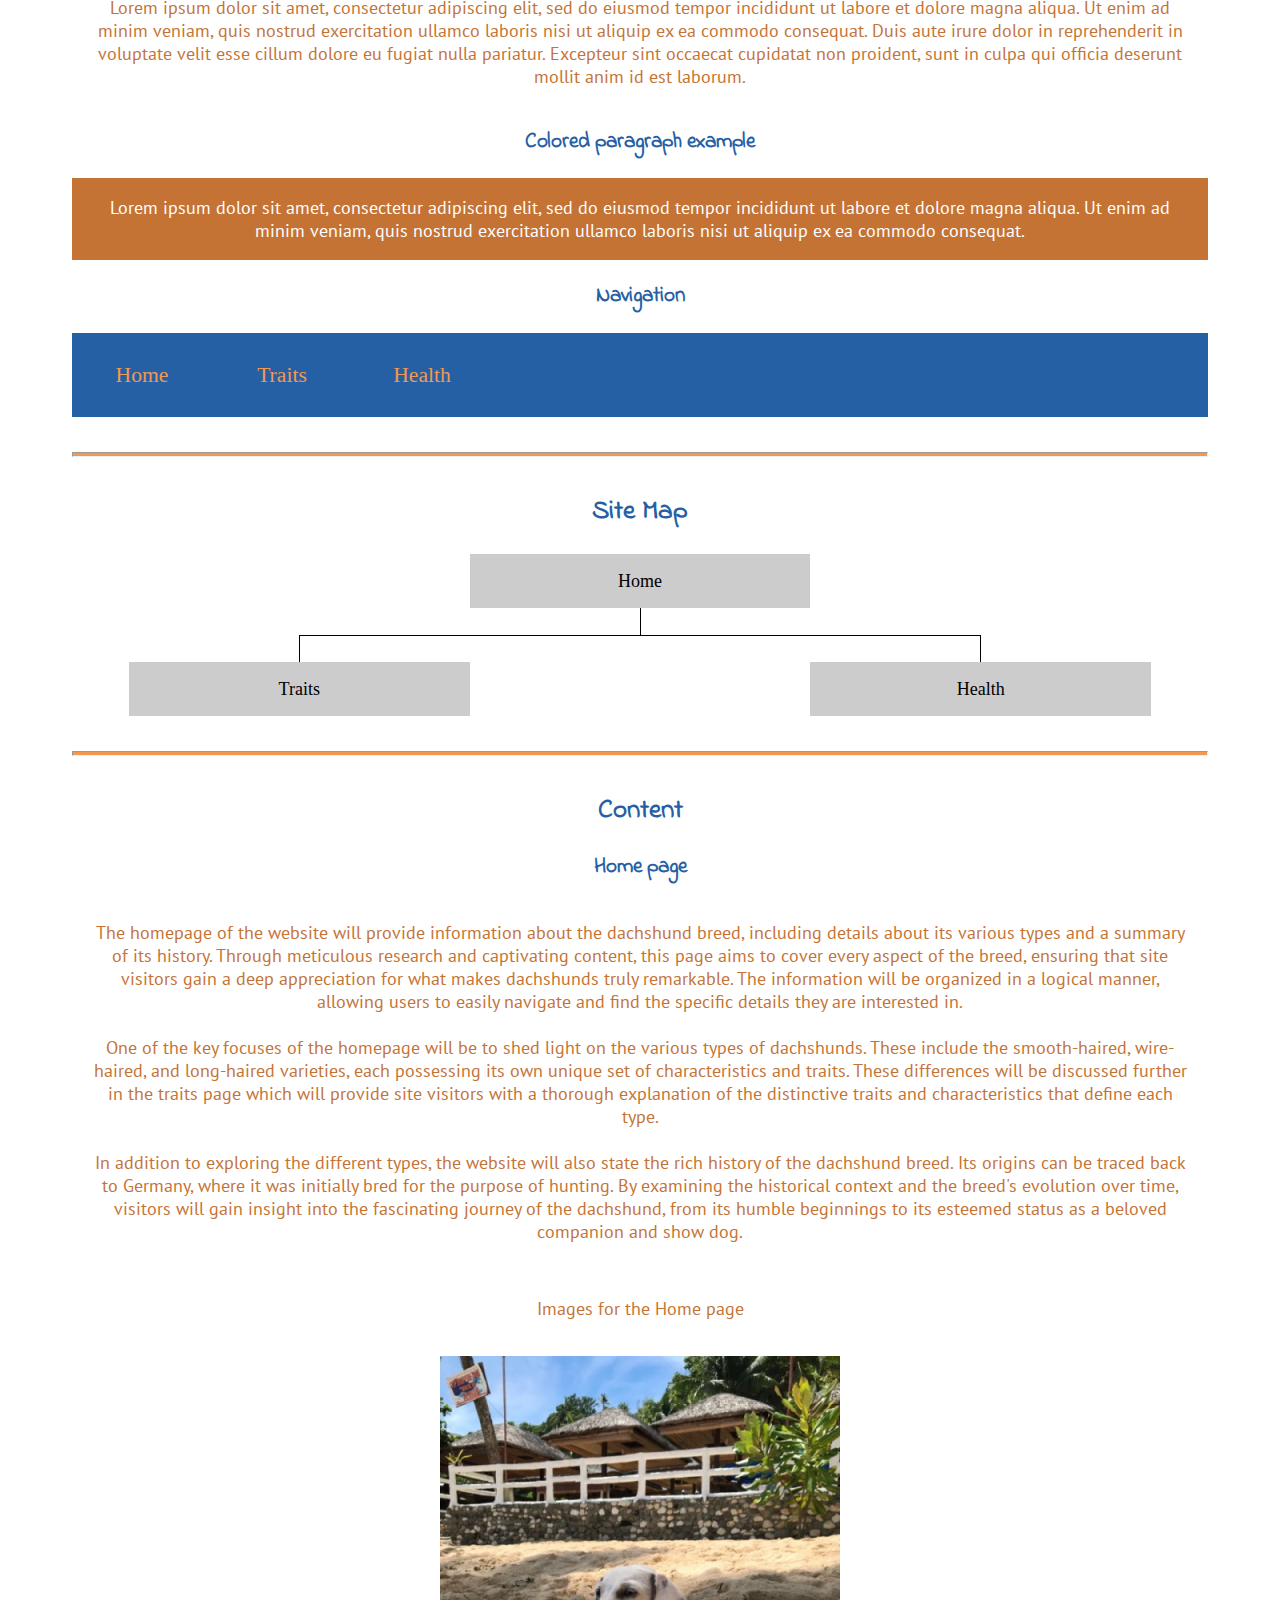
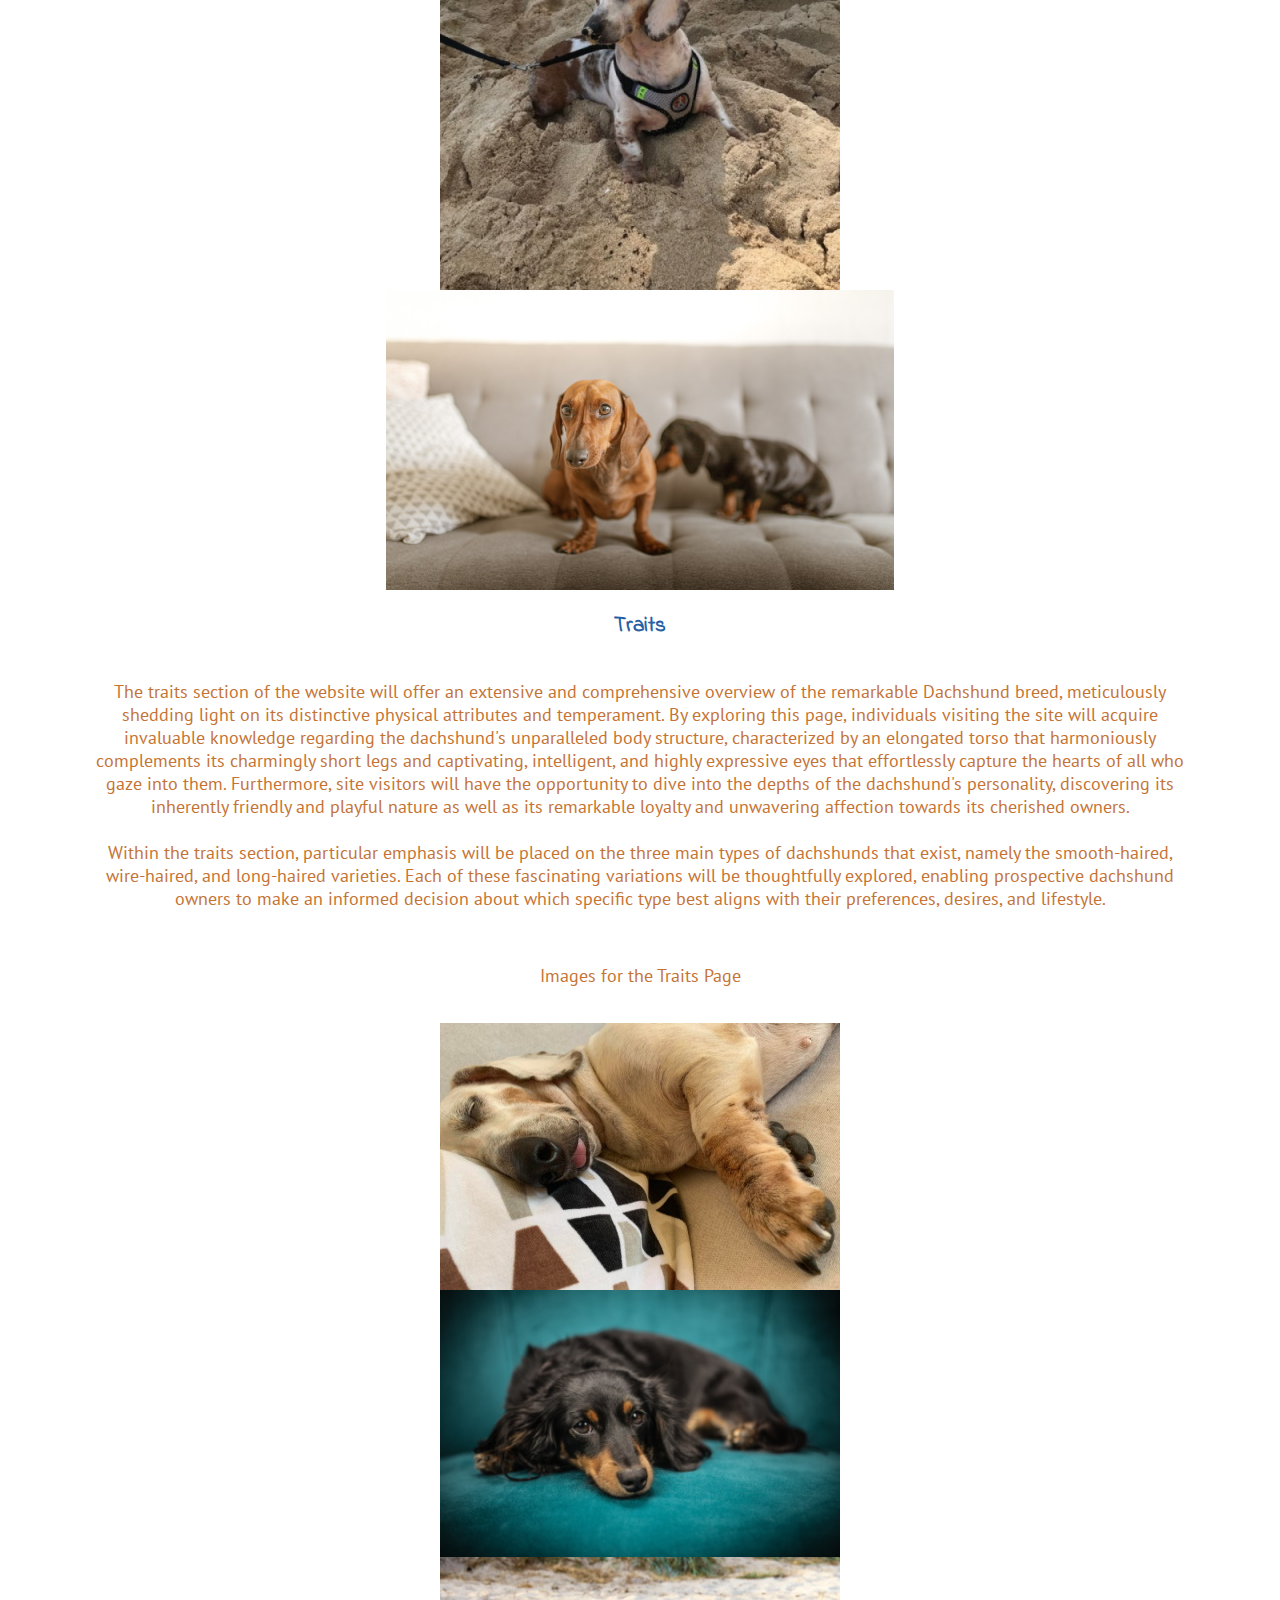
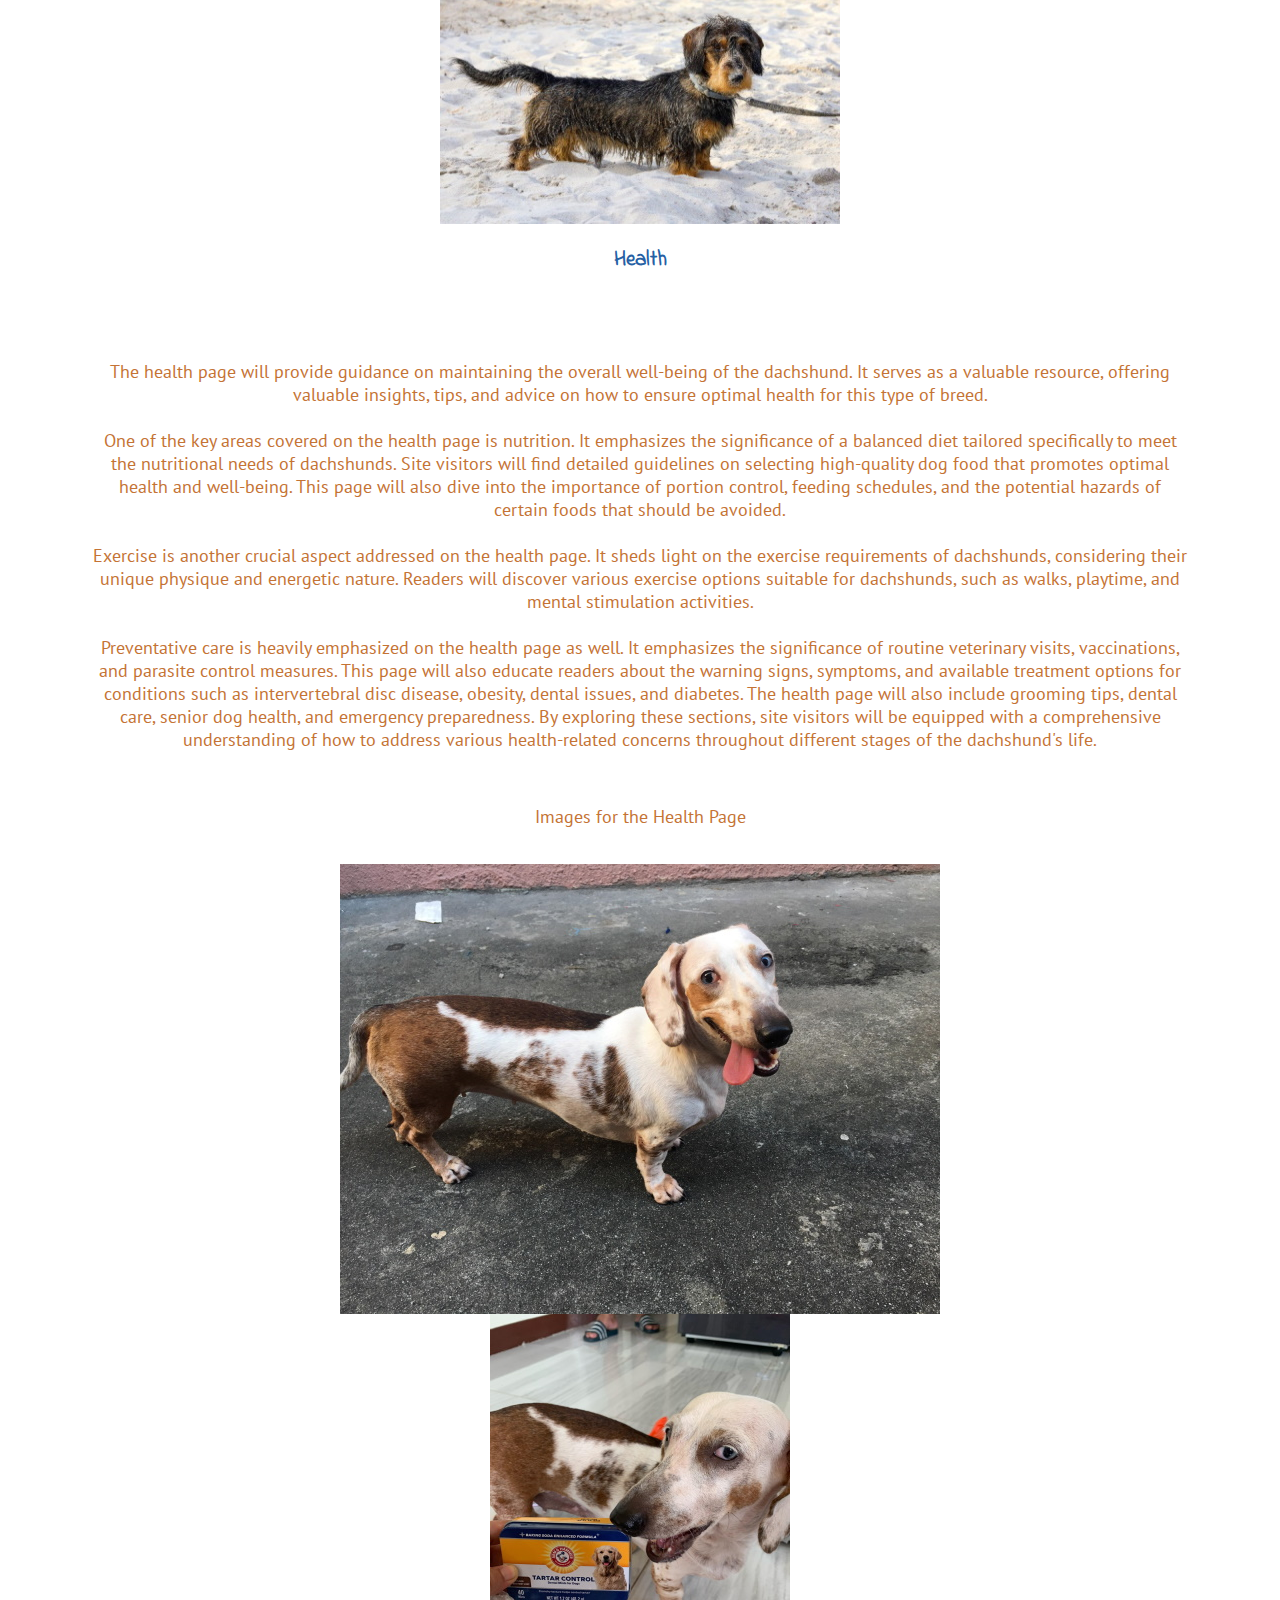
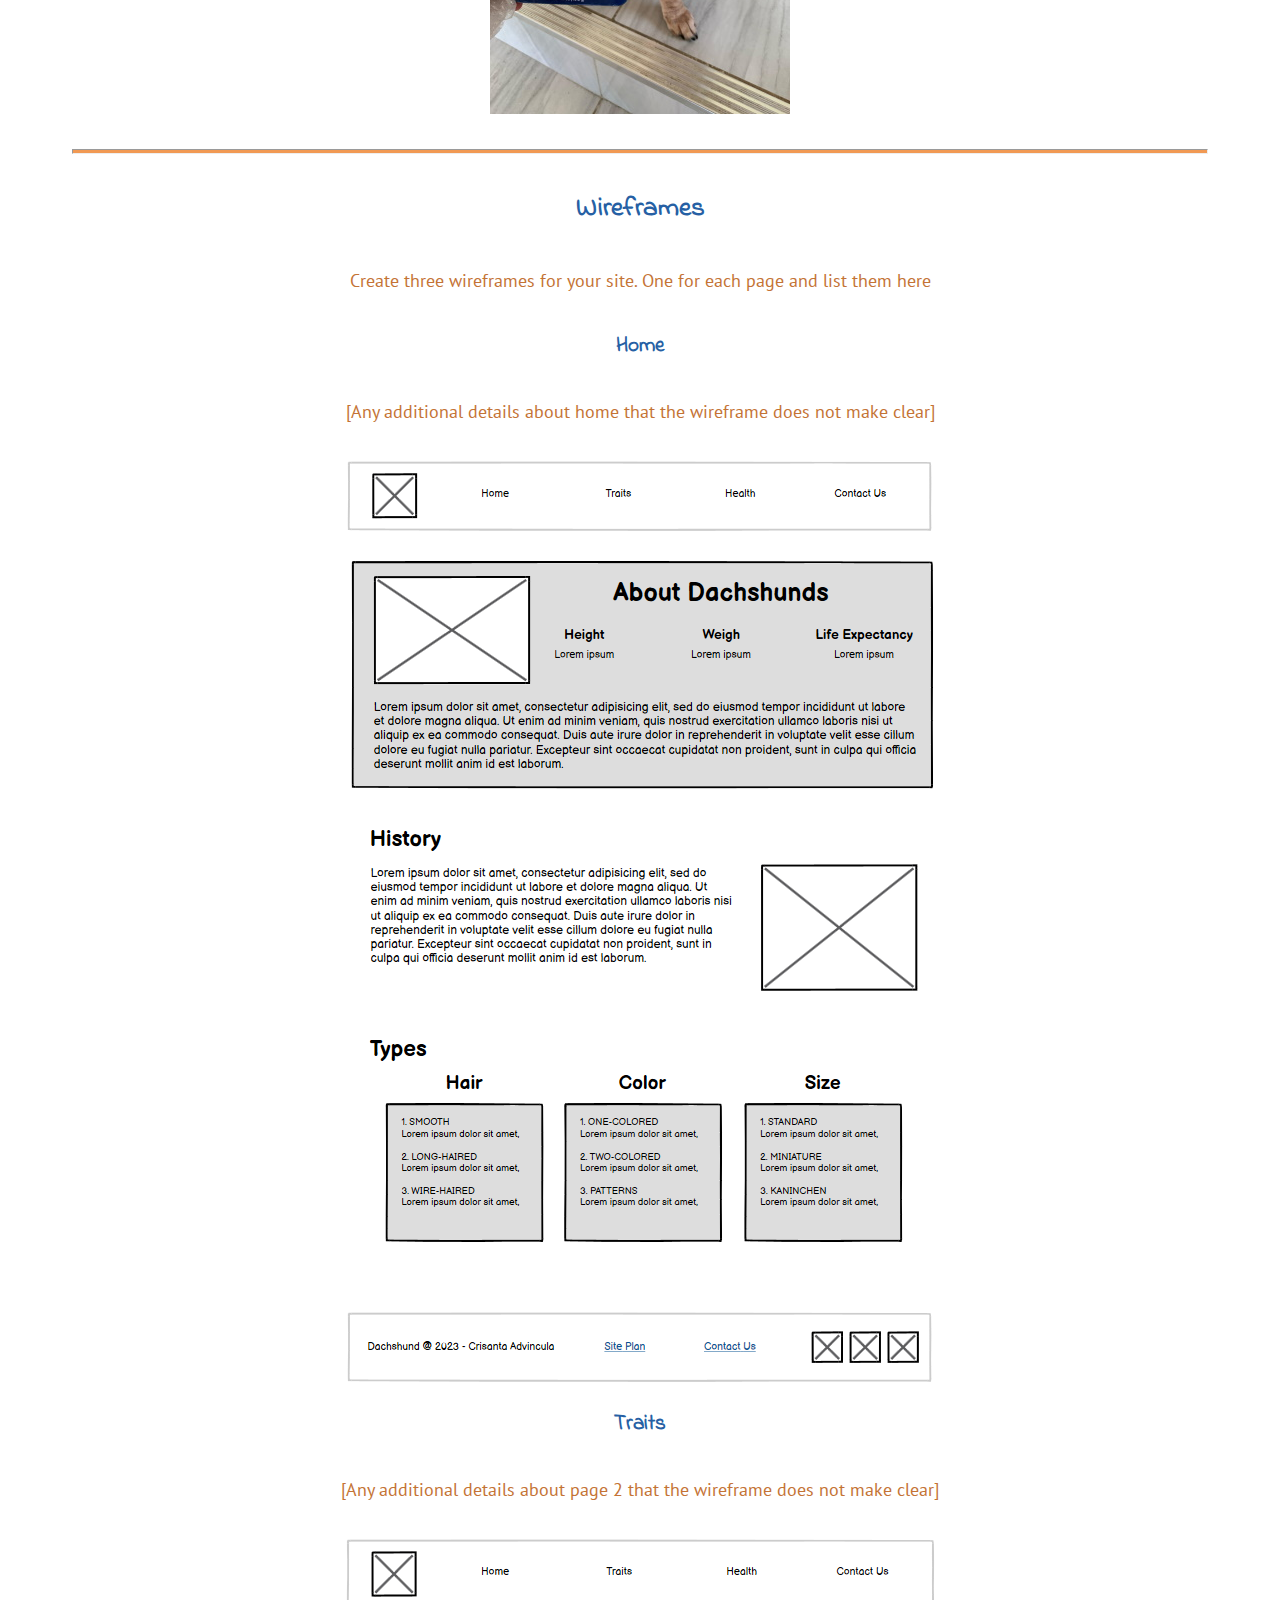
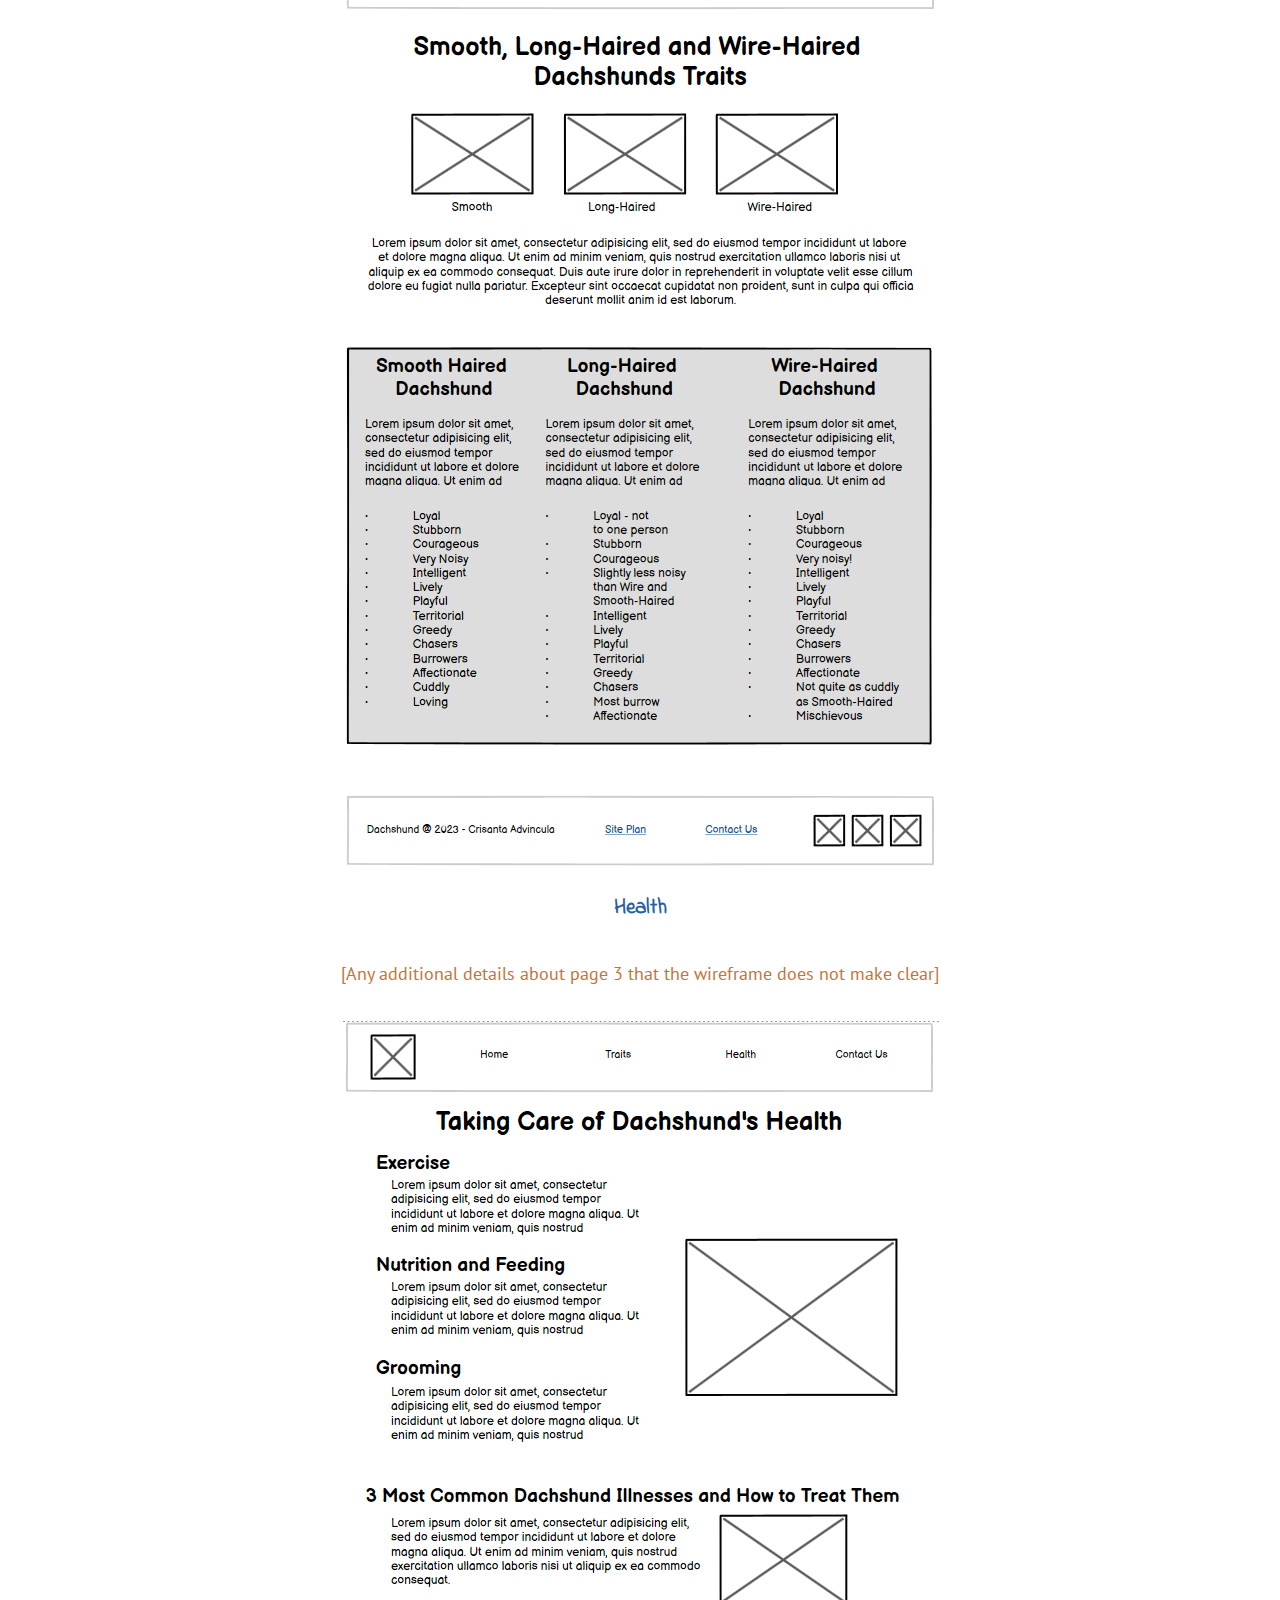
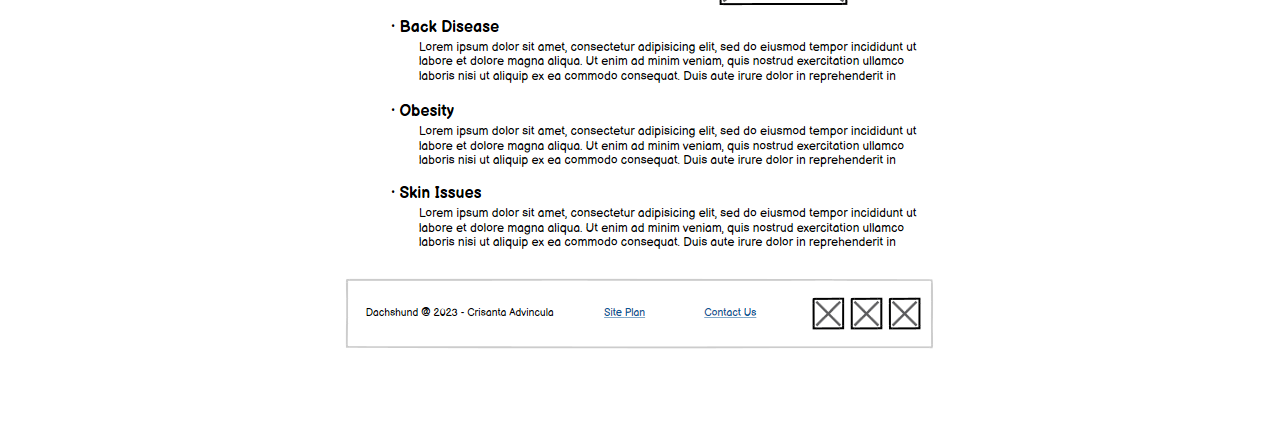
<file: dachshund/site-plan.html>
<!DOCTYPE html>
<html lang="en-us">
    
  <head>
    <meta charset="utf-8">
    <title>Site Plan</title>
    <link type="text/css" rel="stylesheet" href="styles/site-plan.css">
  </head>

  <body>
    <header>
      <h1>The Dachshund Site Plan</h1>
      <h2>Crisanta Advincula</h2>
      <h2>WDD 130-B6</h2>
      <!-- In the header above, add the name or your site, your name and class number. For example if you are in section 3 you would put WDD 130.03 -->
    </header>
    <main>

      <!-- ------------------------Steps 2-3------------------------------ -->
      <hr>
      <h2>Overview</h2>
      <h3>Purpose</h3>
      <p>To provide a platform where individuals interested in Dachshunds can find valuable information regarding the history, characteristics, and general well-being of the breed.</p>  <!-- change this -->


      <h3>Audience</h3>
      <p>Dachshund owners, enthusiasts, and potential owners who want to learn more about Dachshund breed.</p>  <!-- change this -->

      <hr>
      <h2>Branding</h2>
      <h3>Website Logo</h3>
      <!-- Replace this with some sort of logo for your site.  A logo can be as simple as the name of your site in a nice font :) -->
      <img src="images/dachshund.png" alt="Tmie the Dachshund image">
      <hr>
      <h2>
        Style Guide
      </h2>

      <!-- ------------------------Steps 4-8------------------------------ -->

      <h3>
        Color Palette
      </h3>
      <!--  The colors you choose for a website are one of the most important decisions you will make. Follow the instructions on the activity in iLearn then return and replace the color codes below with the hex color codes (the 6 digit numbers that show at the bottom of each color) for the colors you have chosen below.  You should have at least 2 colors but do not have to fill in all 4 if you do not need them.  -->

      <!-- Copy and paste the URL to your finished palette below Make sure to paste it into both spots -->
      Palette URL: <a href="https://coolors.co/c47335-2660a4-f19953-edf7f6-56351e" target="_blank">https://coolors.co/c47335-2660a4-f19953-edf7f6-56351e</a>


      <table class="colors">
        <tr><th>Primary</th><th>Secondary</th><th>Accent 1</th><th>Accent 2</th></tr>
        <!-- Replace the numbers in the boxes below with your hex color codes. Then switch to the site-plan.css file and change your colors there as well. -->
        <tr><td class="primary">#C47335</td><td class="secondary">#2660A4</td><td class="accent1">#F19953</td><td class="accent2">#EDF7F6</td></tr>
      </table>

      <!-- ------------------------Step 9------------------------------ -->

      <h3>
        Typography
      </h3>
      <!-- Choose a font for your paragraphs (body copy) and headlines. What font(s) have you chosen? Why did you choose what you did?  Make sure to review the list of web safe fonts at W3Schools.org as a starting point.  Think also about which of your colors above you might use for background and font colors. -->

      <h4>
        Heading Font: Indie Flower  <!-- change this -->
      </h4>
      <h4>
        Paragraph Font: PT Sans  <!-- change this -->
      </h4>
      <h3>
        Normal paragraph example
      </h3>
      <p>
        Lorem ipsum dolor sit amet, consectetur adipiscing elit, sed do eiusmod tempor incididunt ut labore et dolore magna aliqua. Ut enim ad minim veniam, quis nostrud exercitation ullamco laboris nisi ut aliquip ex ea commodo consequat. Duis aute irure dolor in reprehenderit in voluptate velit esse cillum dolore eu fugiat nulla pariatur. Excepteur sint occaecat cupidatat non proident, sunt in culpa qui officia deserunt mollit anim id est laborum.
      </p>
      <h3>
        Colored paragraph example
      </h3>
      <p class="colored">
        Lorem ipsum dolor sit amet, consectetur adipiscing elit, sed do eiusmod tempor incididunt ut labore et dolore magna aliqua. Ut enim ad minim veniam, quis nostrud exercitation ullamco laboris nisi ut aliquip ex ea commodo consequat. 
      </p>

      <!-- ------------------------Step 10------------------------------ -->

      <h3>
        Navigation
      </h3>
      <!-- Think about how you want your navigation bar to look. In the site-plan.css file change the colors to your colors to get the look you desire. --> 
      <nav>
        <a href="#">Home</a>
        <a href="#">Traits</a>
        <a href="#">Health</a>
      </nav>
      <hr>
      <h2>
        Site Map
      </h2>
      <div class="sitemap">
        <div class="sm-home">
          Home
        </div>
        <div class="sm-page2">
          Traits <!-- change this -->
        </div>
        <div class="sm-page3">
          Health  <!-- change this -->
        </div>

        <div class="top">
          &nbsp;
        </div>
        <div class="left">
          &nbsp;
        </div>
        <div class="right">
          &nbsp;
        </div>

      </div>

      <!-- --------Content Section -------------- -->
      <hr>
      <h2>
        Content
      </h2>
      <h3>Home page</h3>
      <p>
        The homepage of the website will provide information about the dachshund breed, including details about its various types and a summary of its history. Through meticulous research and captivating content, this page aims to cover every aspect of the breed, ensuring that site visitors gain a deep appreciation for what makes dachshunds truly remarkable. The information will be organized in a logical manner, allowing users to easily navigate and find the specific details they are interested in.
        <br><br>One of the key focuses of the homepage will be to shed light on the various types of dachshunds. These include the smooth-haired, wire-haired, and long-haired varieties, each possessing its own unique set of characteristics and traits. These differences will be discussed further in the traits page which will provide site visitors with a thorough explanation of the distinctive traits and characteristics that define each type.
        <br><br>In addition to exploring the different types, the website will also state the rich history of the dachshund breed. Its origins can be traced back to Germany, where it was initially bred for the purpose of hunting. By examining the historical context and the breed's evolution over time, visitors will gain insight into the fascinating journey of the dachshund, from its humble beginnings to its esteemed status as a beloved companion and show dog.
      </p>
      <p>Images for the Home page</p>
        <img src="images/atbeach.jpg" alt="image for homepage">
        <img src="images/athome.jpg" alt="Image by Dominika Roseclay via pexels.com">

      </ul>
      <h3>Traits</h3>
      <p>
        The traits section of the website will offer an extensive and comprehensive overview of the remarkable Dachshund breed, meticulously shedding light on its distinctive physical attributes and temperament. By exploring this page, individuals visiting the site will acquire invaluable knowledge regarding the dachshund's unparalleled body structure, characterized by an elongated torso that harmoniously complements its charmingly short legs and captivating, intelligent, and highly expressive eyes that effortlessly capture the hearts of all who gaze into them. Furthermore, site visitors will have the opportunity to dive into the depths of the dachshund's personality, discovering its inherently friendly and playful nature as well as its remarkable loyalty and unwavering affection towards its cherished owners.
        <br><br>Within the traits section, particular emphasis will be placed on the three main types of dachshunds that exist, namely the smooth-haired, wire-haired, and long-haired varieties. Each of these fascinating variations will be thoughtfully explored, enabling prospective dachshund owners to make an informed decision about which specific type best aligns with their preferences, desires, and lifestyle.
      </p>
      <p>Images for the Traits Page</p>
        <img src="images/sleeping.jpg" alt="image for Traits page">
        <img src="images/long-haired.jpeg" alt="Image by Binyamin Mellish via pexels.com">
        <img src="images/wire-haired.jpeg" alt="Image by Andrzej Dworakowski via pexels.com">

      </ul>
      <h3>Health</h3>
      <p>
        <br><br>The health page will provide guidance on maintaining the overall well-being of the dachshund. It serves as a valuable resource, offering valuable insights, tips, and advice on how to ensure optimal health for this type of breed.
        <br><br>One of the key areas covered on the health page is nutrition. It emphasizes the significance of a balanced diet tailored specifically to meet the nutritional needs of dachshunds. Site visitors will find detailed guidelines on selecting high-quality dog food that promotes optimal health and well-being. This page will also dive into the importance of portion control, feeding schedules, and the potential hazards of certain foods that should be avoided.
        <br><br>Exercise is another crucial aspect addressed on the health page. It sheds light on the exercise requirements of dachshunds, considering their unique physique and energetic nature. Readers will discover various exercise options suitable for dachshunds, such as walks, playtime, and mental stimulation activities.
        <br><br>Preventative care is heavily emphasized on the health page as well. It emphasizes the significance of routine veterinary visits, vaccinations, and parasite control measures. This page will also educate readers about the warning signs, symptoms, and available treatment options for conditions such as intervertebral disc disease, obesity, dental issues, and diabetes. The health page will also include grooming tips, dental care, senior dog health, and emergency preparedness. By exploring these sections, site visitors will be equipped with a comprehensive understanding of how to address various health-related concerns throughout different stages of the dachshund's life.
      </p>
      <p>Images for the Health Page</p>
        <img src="images/exercise.jpg" alt="image for health page">
        <img src="images/teeth.jpg" alt="image for health page">

      </ul>
      <hr>
      <h2>
        Wireframes
      </h2>
      <p>
        Create three wireframes for your site. One for each page and list them here</p>

      <h3>Home</h3>
      <p>         
        [Any additional details about home that the wireframe does not make clear]
      </p>
      <img src="images/wireframe-home.PNG" alt="home page wireframe">

      <h3>Traits</h3>
      <p>         
        [Any additional details about page 2 that the wireframe does not make clear]
      </p>
      <img src="images/wireframe-traits.PNG" alt="Traits wireframe">

      <h3>Health</h3>
      <p>         
        [Any additional details about page 3 that the wireframe does not make clear]
      </p>
      <img src="images/wireframe-health.PNG" alt="page 3 wireframe">
    </main>
  </body>

</html>
</file>
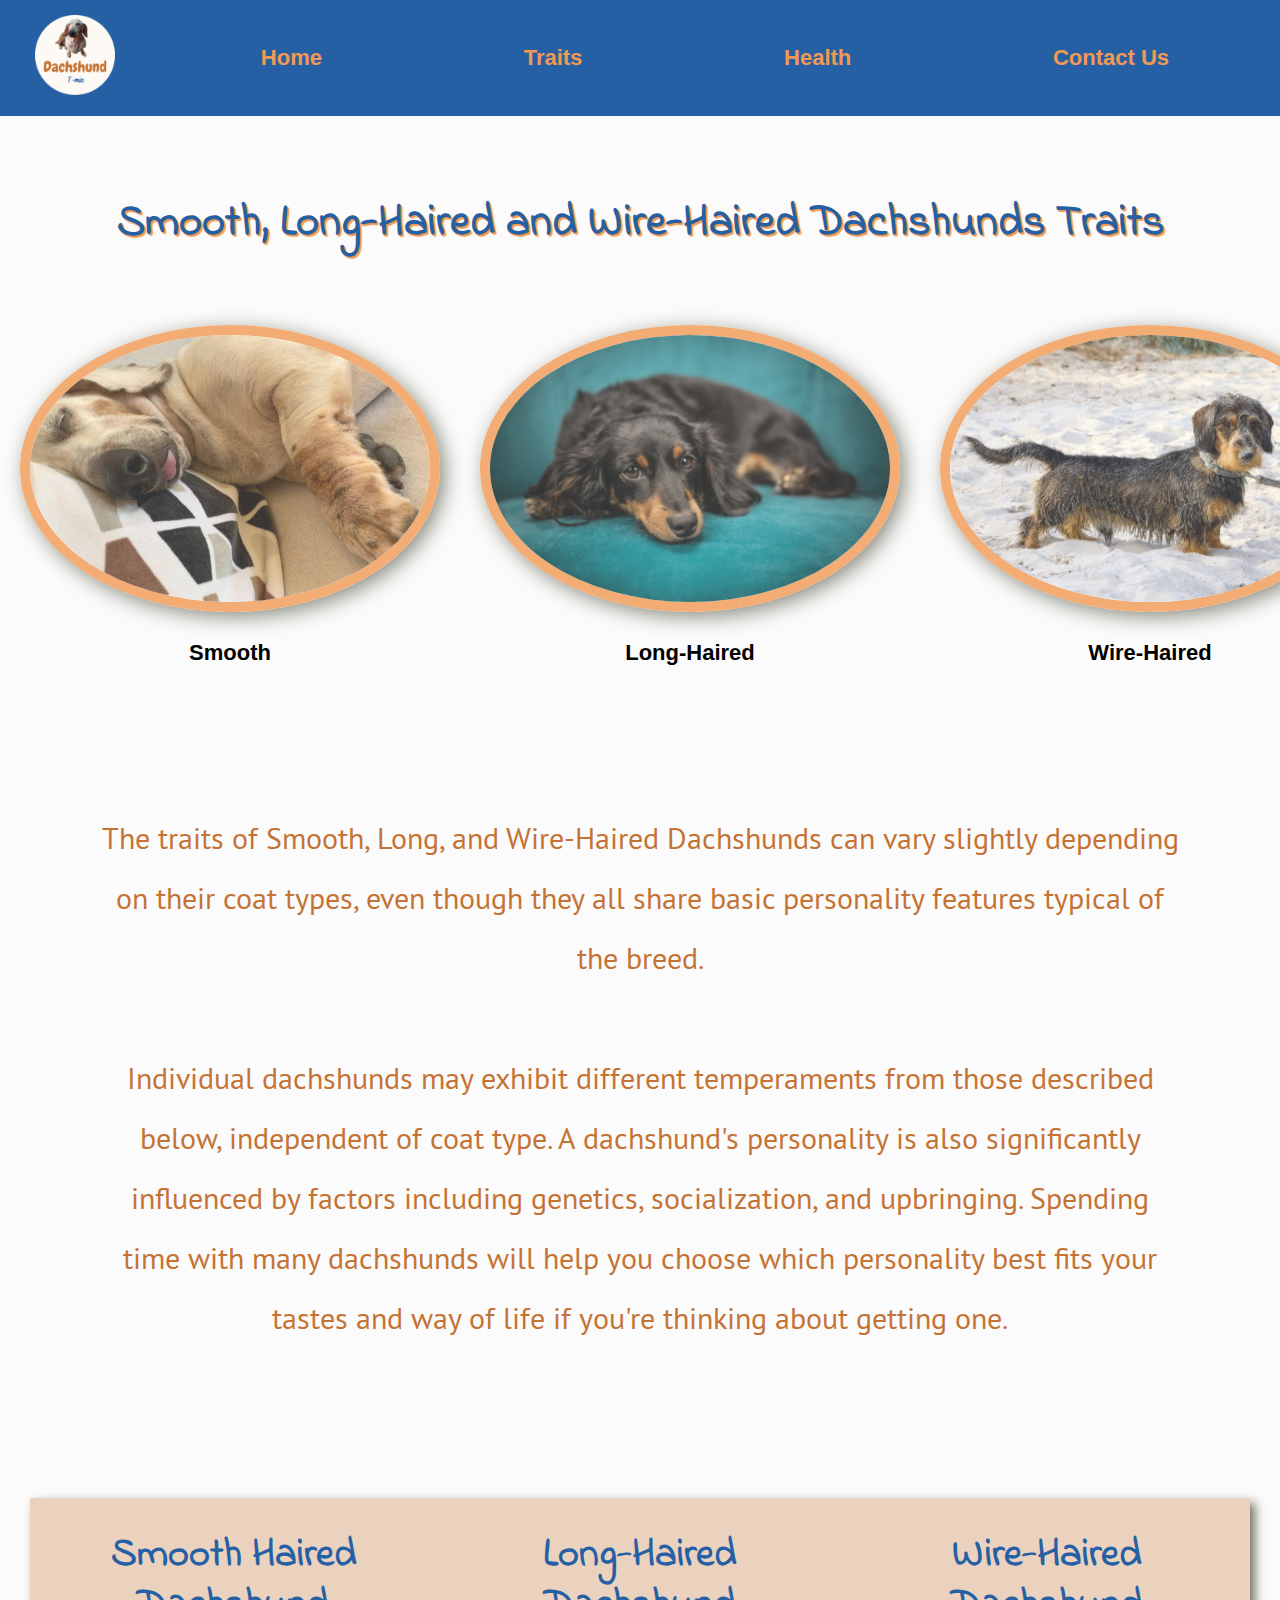
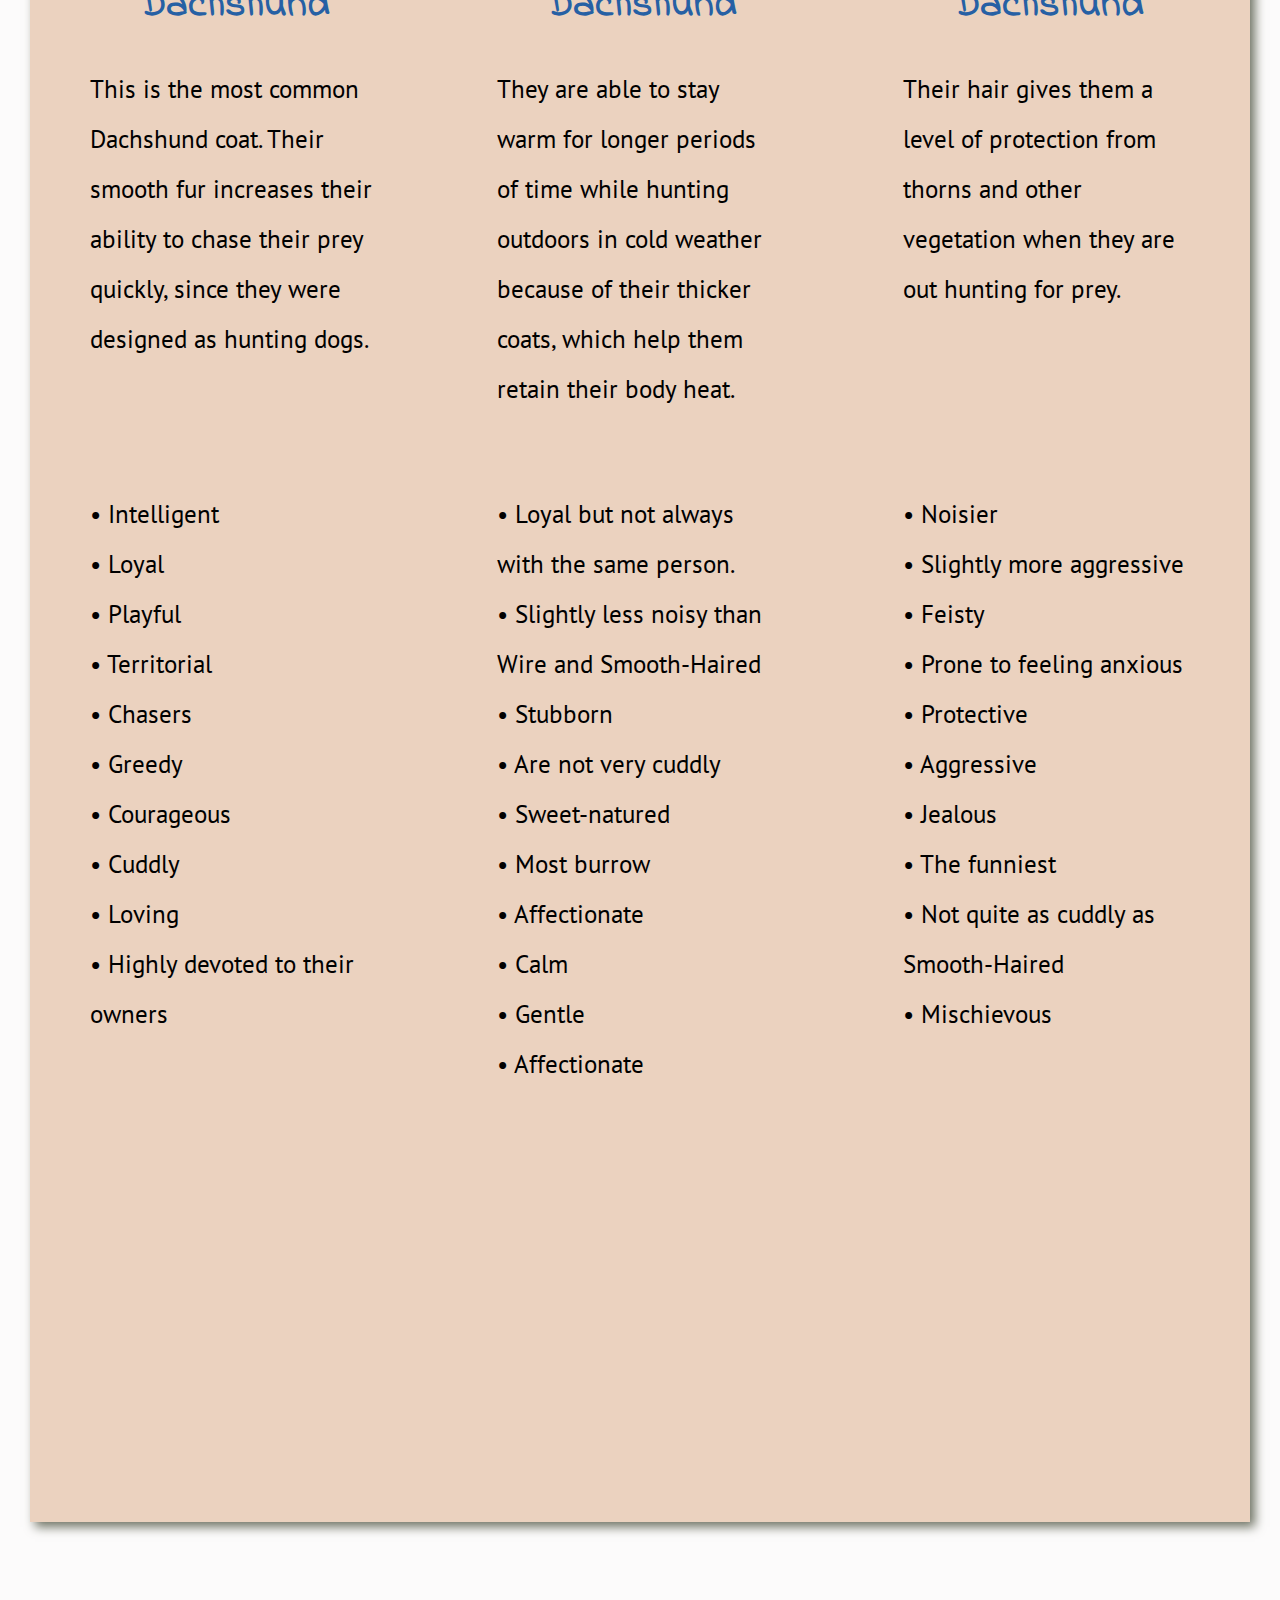
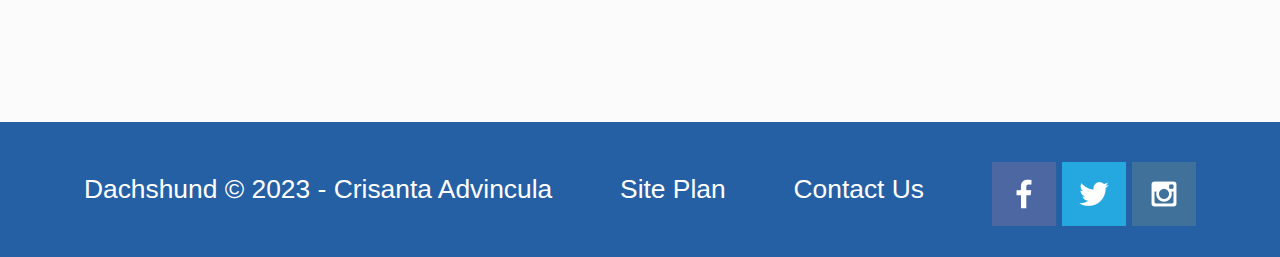
<file: dachshund/traits.html>
<!DOCTYPE html>
<html lang="en">
<head>
    <meta charset="UTF-8">
    <meta http-equiv="X-UA-Compatible" content="IE=edge">
    <meta name="viewport" content="width=device-width, initial-scale=1.0">
    <title>About Dashchund</title>
    <link rel="stylesheet" href="styles/style.css">
</head>
<body>
    <div id="content">
        <header>
            <a id="logo_link" href="index.html">
                <img class="logo" src="images/dachshund.png" alt="Dachshund Tmie Logo">
            </a>
            <nav>
                <a href="index.html">Home</a>
                <a href="traits.html">Traits</a>
                <a href="health.html">Health</a>
                <a href="contactus.html">Contact Us</a>
            </nav>
        </header>
        <main>
            <h1 class="trais-title">Smooth, Long-Haired and Wire-Haired Dachshunds Traits</h1>
            <!-- The grid: four columns -->
            <div class="row">
                <div class="smooth">
                <img class="img-trait" src="images/sleeping.jpg" alt="Smooth" onclick="myFunction(this);">
                <p>Smooth</p>
                </div>
                <div class="long-haired">
                <img class="img-trait" src="images/long-haired.jpeg" alt="Long-Haired (Image by Binyamin Mellish via pexels.com)" onclick="myFunction(this);">
                <p>Long-Haired</p>
                </div>
                <div class="wire-haired">
                <img class="img-trait" src="images/wire-haired.jpeg" alt="Wire-Haired (Image by Andrzej Dworakowski via pexels.com)" onclick="myFunction(this);">
                <p>Wire-Haired</p>
                </div>
            </div>
            
            <!-- The expanding image container -->
            <div class="container">
                <!-- Close the image -->
                <span onclick="this.parentElement.style.display='none'" class="closebtn">&times;</span>
            
                <!-- Expanded image -->
                <img id="expandedImg" src="images/sleeping.jpg" alt="Dachshund images" style="width:80%">
            
                <!-- Image text -->
                <div id="imgtext"></div>
            </div>
            <p class = "msg-traits">
                The traits of Smooth, Long, and Wire-Haired Dachshunds can vary slightly depending on their coat types, even though they all share basic personality features typical of the breed.
                <br><br>Individual dachshunds may exhibit different temperaments from those described below, independent of coat type. A dachshund's personality is also significantly influenced by factors including genetics, socialization, and upbringing. Spending time with many dachshunds will help you choose which personality best fits your tastes and way of life if you're thinking about getting one.
            </p>
            
            <div class="types-trait">
                <section class="smooth-trait">
                    <h2>Smooth Haired <br>Dachshund</h2>
                    <p>This is the most common Dachshund coat. Their smooth fur increases their ability to chase their prey quickly, since they were designed as hunting dogs.
                        <p>
                    </section>
                    <p class = "smooth-data">
                        <br>•	Intelligent
                        <br>• 	Loyal
                        <br>•	Playful
                        <br>•	Territorial
                        <br>•	Chasers
                        <br>•	Greedy
                        <br>•	Courageous
                        <br>•	Cuddly
                        <br>•	Loving
                        <br>•	Highly devoted to their owners
                    </p>
                
                <section class="long-trait">
                    <h2>Long-Haired <br>Dachshund</h2>
                    <p>They are able to stay warm for longer periods of time while hunting outdoors in cold weather because of their thicker coats, which help them retain their body heat.
                        <p>
                    </section>
                <p class = "long-data">
                        <br>•	Loyal but not always with the same person.
                        <br>•	Slightly less noisy than Wire and Smooth-Haired
                        <br>•	Stubborn
                        <br>•	Are not very cuddly
                        <br>•	Sweet-natured
                        <br>•	Most burrow
                        <br>•	Affectionate
                        <br>•	Calm
                        <br>•	Gentle
                        <br>•	Affectionate
                    </p>
                <section class="wired-trait">
                    <h2>Wire-Haired <br>Dachshund</h2>
                    <p>Their hair gives them a level of protection from thorns and other vegetation when they are out hunting for prey.
                         <p>
                    </section>
                <p class = "wired-data">
                        <br>•	Noisier
                        <br>•	Slightly more aggressive
                        <br>•	Feisty
                        <br>•	Prone to feeling anxious
                        <br>•	Protective
                        <br>•	Aggressive
                        <br>•	Jealous
                        <br>•	The funniest
                        <br>•	Not quite as cuddly as Smooth-Haired
                        <br>•	Mischievous
                    </p>
                
            </div>
        </main>
        <footer>
            <p>Dachshund &copy; 2023 - Crisanta Advincula</p>
            <p><a href="site-plan.html">Site Plan</a></p>
            <p><a href="contactus.html">Contact Us</a></p>
            <div class="social">
                <a href="https://facebook.com" target="_blank">
                    <img src="images/facebook.png" alt="fb icon">
                </a>
                <a href="https://twitter.com" target="_blank">
                    <img src="images/twitter.png" alt="twitter icon">
                </a>
                <a href="https://instagram.com" target="_blank">
                    <img src="images/instagram.png" alt="instagram icon">
                </a>
            </div>
        </footer>
    </div>
    <script>
        function myFunction(imgs) {
            // Get the expanded image
            var expandImg = document.getElementById("expandedImg");
            // Get the image text
            var imgText = document.getElementById("imgtext");
            // Use the same src in the expanded image as the image being clicked on from the grid
            expandImg.src = imgs.src;
            // Use the value of the alt attribute of the clickable image as text inside the expanded image
            imgText.innerHTML = imgs.alt;
            // Show the container element (hidden with CSS)
            expandImg.parentElement.style.display = "block";
          }
    </script>  
</body>   
              
</html>
</file>
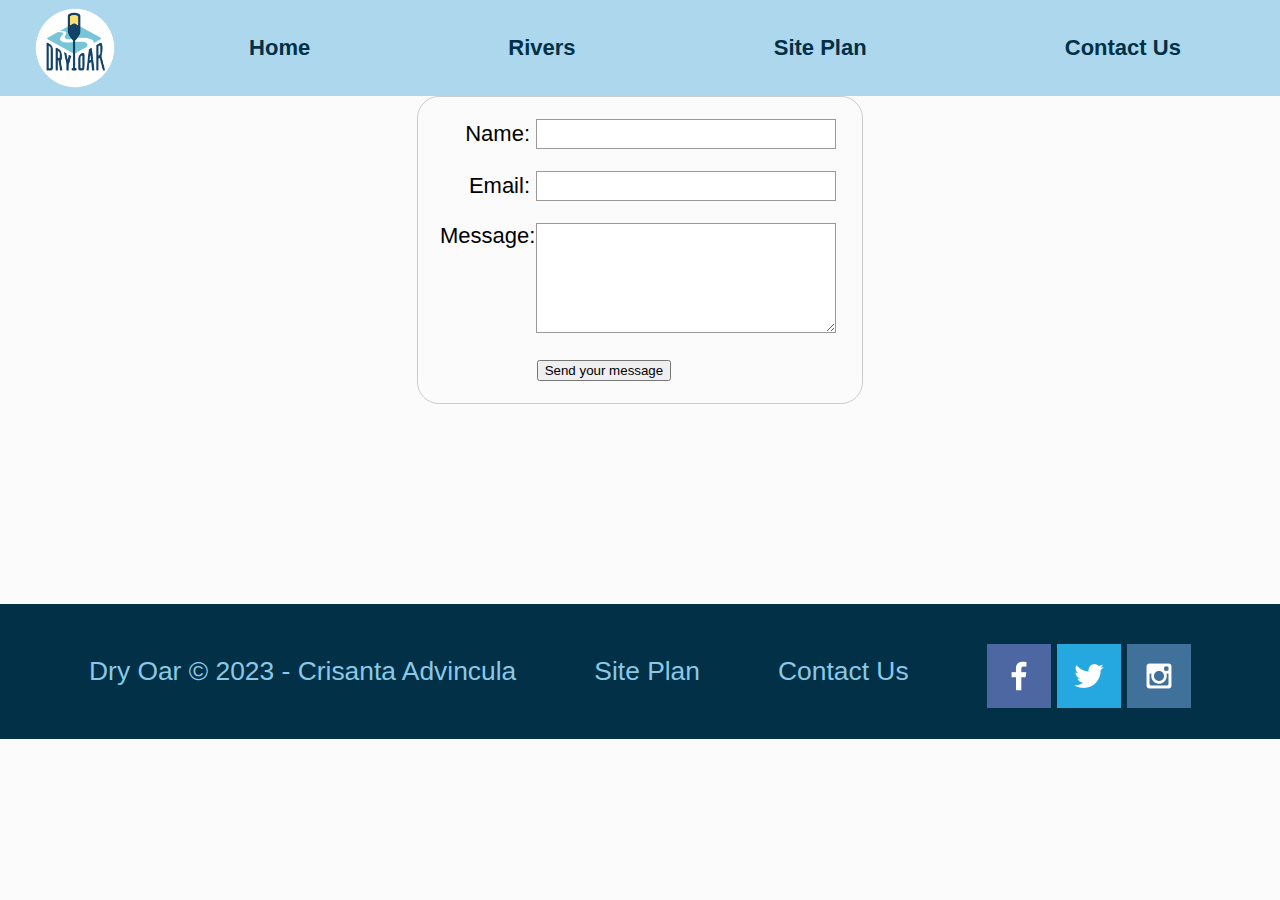
<file: wwr/contactus.html>
<!DOCTYPE html>
<html lang="en">
<head>
    <meta charset="UTF-8">
    <meta http-equiv="X-UA-Compatible" content="IE=edge">
    <meta name="viewport" content="width=device-width, initial-scale=1.0">
    <title>Contact Us</title>
    <link rel="stylesheet" href="styles/style.css">
</head>
<body>
    <div id="content">
        <header>
            <a id="logo_link" href="index.html">
                <img class="logo" src="images/logo.png" alt="Dry Oar Logo">
            </a>
            <nav>
                <a href="index.html">Home</a>
                <a href="rivers.html">Rivers</a>
                <a href="site-plan-rafting.html">Site Plan</a>
                <a href="contactus.html">Contact Us</a>
            </nav>
        </header>
        <main>
            <div id="feedback"></div>
            <form action="/my-handling-form-page" method="post">
                <ul>
                    <li>
                        <label for="name">Name:</label>
                        <input type="text" id="name" name="user_name">
                    </li>
                    <li>
                        <label for="mail">Email:</label>
                        <input type="email" id="mail" name="user_email">
                    </li>
                    <li>
                        <label for="msg">Message:</label>
                        <textarea name="user_message" id="msg"></textarea>
                    </li>
                    <li class="button">
                        <button type="submit">Send your message</button>
                    </li>
                </ul>
            </form>
        </main>
        <footer>
            <p>Dry Oar &copy; 2023 - Crisanta Advincula</p>
            <p><a href="site-plan-rafting.html">Site Plan</a></p>
            <p><a href="contactus.html">Contact Us</a></p>
            <div class="social">
                <a href="https://facebook.com" target="_blank">
                    <img src="images/facebook.png" alt="fb icon">
                </a>
                <a href="https://twitter.com" target="_blank">
                    <img src="images/twitter.png" alt="twitter icon">
                </a>
                <a href="https://instagram.com" target="_blank">
                    <img src="images/instagram.png" alt="instagram icon">
                </a>
            </div>
        </footer>
    </div>
    <script>
        // get the feedback div element so we can do something with it.
        const feedbackElement = document.getElementById('feedback');
        // get the form so we can read what was entered in it.
        const formElement = document.forms[0];
        // add a 'listener' to wait for a submission of our form. When that happens run the code below.
        formElement.addEventListener('submit', function(e) {
            // stop the form from doing the default action.
            e.preventDefault();
            // set the contents of our feedback element to a message letting the user know the form was submitted successfully. Notice that we pull the name that was entered in the form to personalize the message!
            feedbackElement.innerHTML = 'Hello '+ formElement.user_name.value +'! Thank you for your message. We will get back with you as soon as possible!';
            // make the feedback element visible.
            feedbackElement.style.display = "block";
            // add a class to move everything down so our message doesn't cover it.
            document.body.classList.toggle('moveDown');
        });
    </script>
</body>                 
</html>
</file>
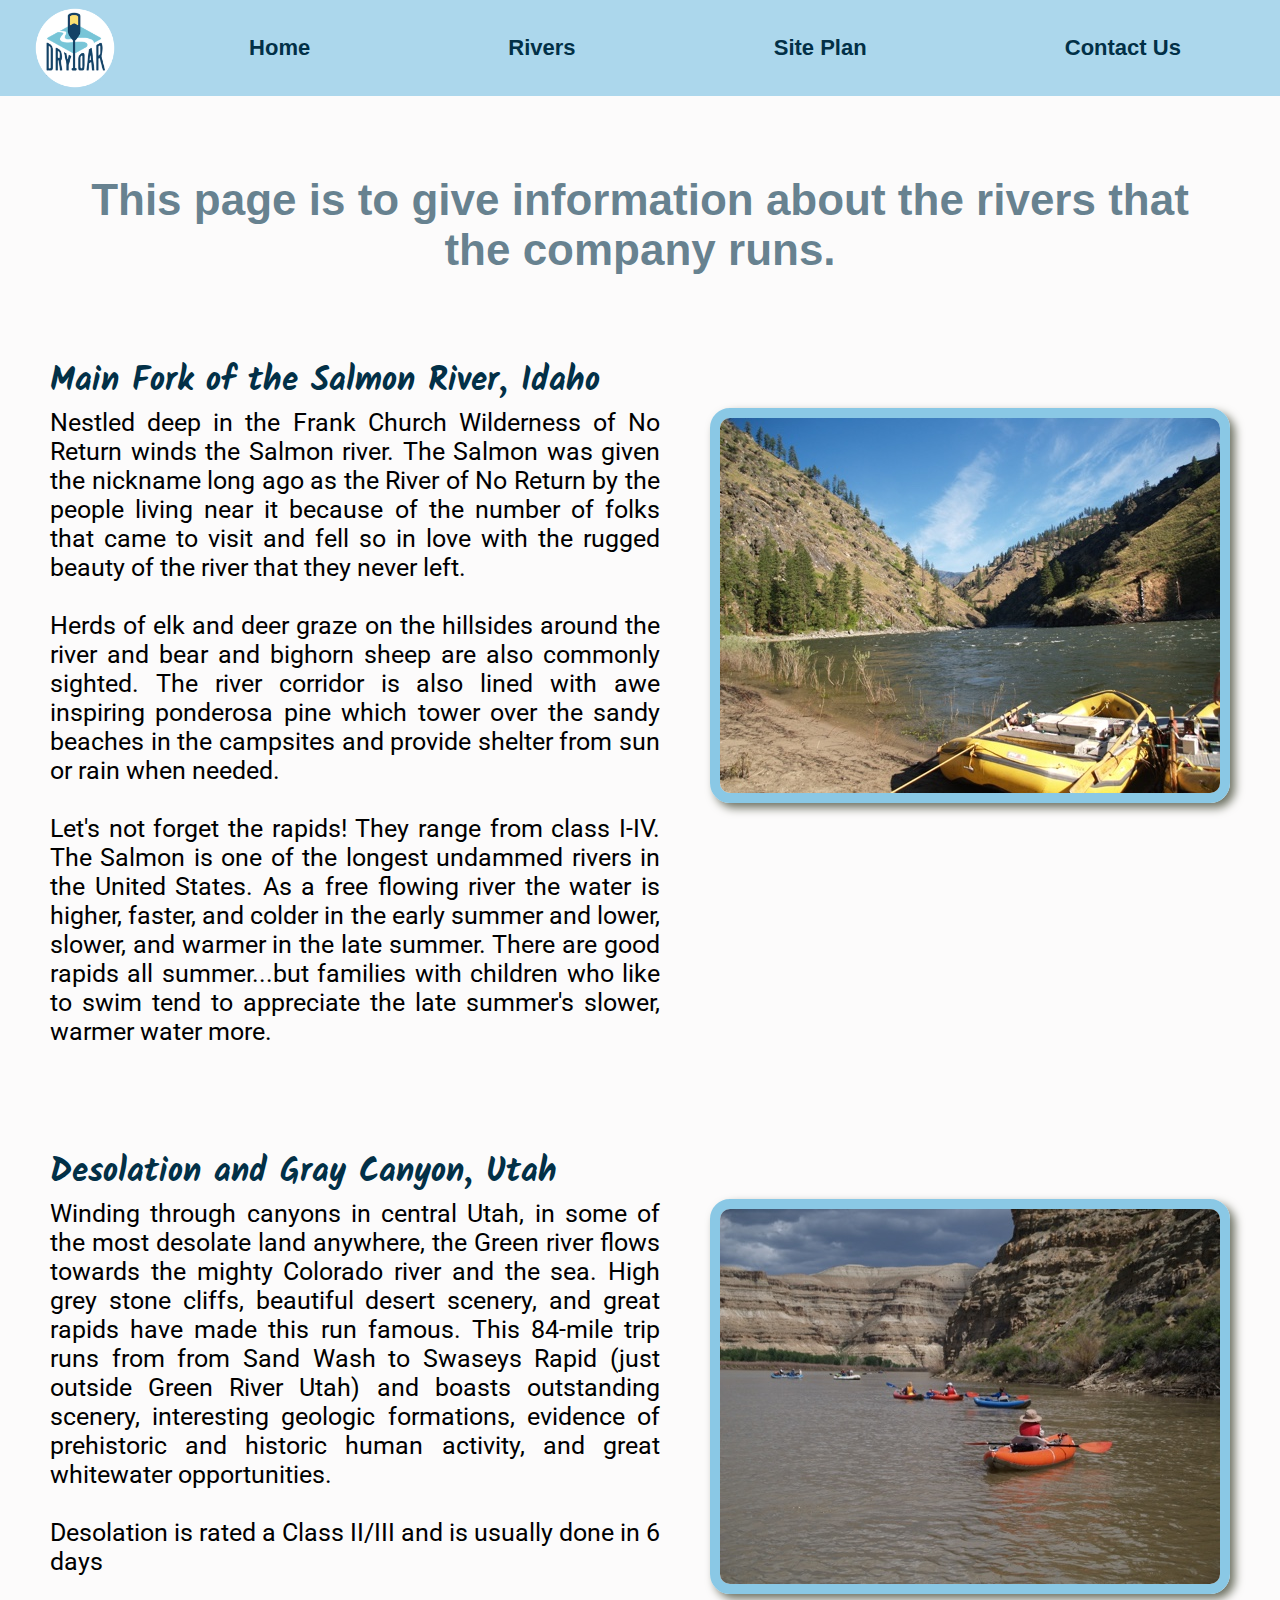
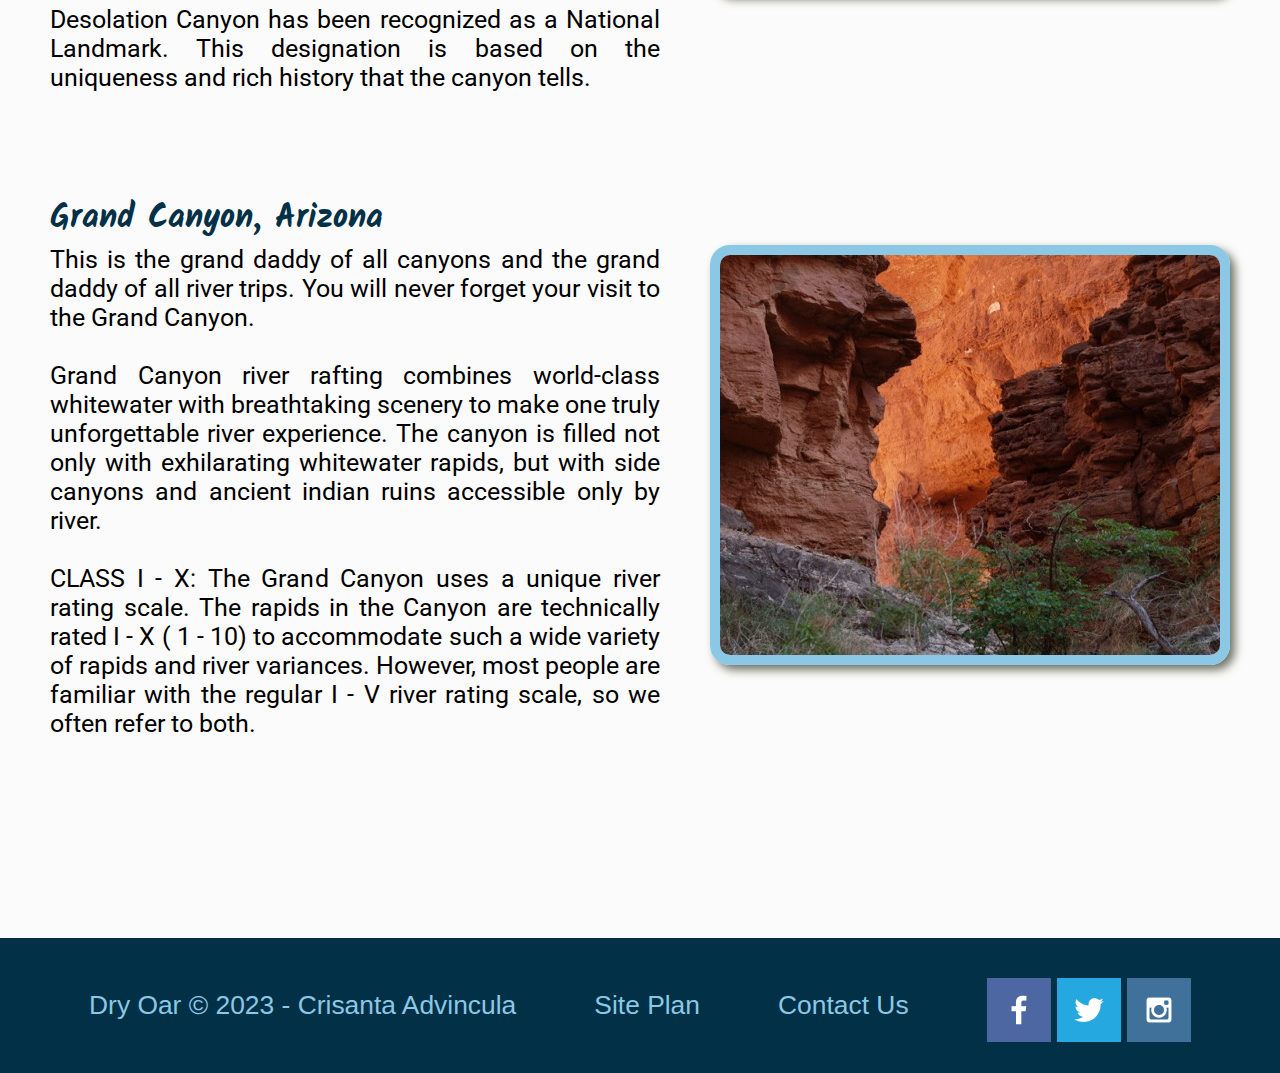
<file: wwr/rivers.html>
<!DOCTYPE html>
<html lang="en">
<head>
    <meta charset="UTF-8">
    <meta http-equiv="X-UA-Compatible" content="IE=edge">
    <meta name="viewport" content="width=device-width, initial-scale=1.0">
    <title>Rivers</title>
    <link rel="stylesheet" href="styles/style.css">
</head>
<body>
    <div id="content">
        <header>
            <a id="logo_link" href="index.html">
                <img class="logo" src="images/logo.png" alt="Dry Oar Logo">
            </a>
            <nav>
                <a href="index.html">Home</a>
                <a href="rivers.html">Rivers</a>
                <a href="site-plan-rafting.html">Site Plan</a>
                <a href="contactus.html">Contact Us</a>
            </nav>
        </header>
        <main>
            <h1 class="river-title">This page is to give information about the rivers that <br> the company runs.</h1>
            <h2 class = "salmon">Main Fork of the Salmon River, Idaho</h2>            
            <div class="rivers-salmon">
                <p class = "salmon_description">Nestled deep in the Frank Church Wilderness of No Return winds the Salmon river. The Salmon was given the nickname long ago as the River of No Return by the people living near it because of the number of folks that came to visit and fell so in love with the rugged beauty of the river that they never left.
                    <br><br>Herds of elk and deer graze on the hillsides around the river and bear and bighorn sheep are also commonly sighted. The river corridor is also lined with awe inspiring ponderosa pine which tower over the sandy beaches in the campsites and provide shelter from sun or rain when needed.
                    <br><br>Let's not forget the rapids! They range from class I-IV. The Salmon is one of the longest undammed rivers in the United States. As a free flowing river the water is higher, faster, and colder in the early summer and lower, slower, and warmer in the late summer. There are good rapids all summer...but families with children who like to swim tend to appreciate the late summer's slower, warmer water more.</p>
                <img class="salmon-img" src="images/salmon-boat-beach.jpg" alt="salmon river">
                </div>
            <h2 class = "deso">Desolation and Gray Canyon, Utah</h2>
            <div class="rivers-deso">
                <p class = "deso_description">Winding through canyons in central Utah, in some of the most desolate land anywhere, the Green river flows towards the mighty Colorado river and the sea. High grey stone cliffs, beautiful desert scenery, and great rapids have made this run famous. This 84-mile trip runs from from Sand Wash to Swaseys Rapid (just outside Green River Utah) and boasts outstanding scenery, interesting geologic formations, evidence of prehistoric and historic human activity, and great whitewater opportunities.
                    <br><br>Desolation is rated a Class II/III and is usually done in 6 days
                    <br><br>Desolation Canyon has been recognized as a National Landmark.  This designation is based on the uniqueness and rich history that the canyon tells.</p>
                <img class="deso-img" src="images/deso-boats.jpg" alt="desolation river">
                </div>
            <h2 class = "canyon">Grand Canyon, Arizona</h2>
            <div class="rivers-canyon">
                <p class = "canyon_description">This is the grand daddy of all canyons and the grand daddy of all river trips. You will never forget your visit to the Grand Canyon.
                    <br><br>Grand Canyon river rafting combines world-class whitewater with breathtaking scenery to make one truly unforgettable river experience. The canyon is filled not only with exhilarating whitewater rapids, but with side canyons and ancient indian ruins accessible only by river.
                    <br><br>CLASS I - X: The Grand Canyon uses a unique river rating scale. The rapids in the Canyon are technically rated I - X ( 1 - 10) to accommodate such a wide variety of rapids and river variances. However, most people are familiar with the regular I - V river rating scale, so we often refer to both.</p>
                <img class="canyon-img" src="images/side-canyon-sq.jpg" alt="side canyon river">
                </div>
        </main>
        <footer>
            <p>Dry Oar &copy; 2023 - Crisanta Advincula</p>
            <p><a href="site-plan-rafting.html">Site Plan</a></p>
            <p><a href="contactus.html">Contact Us</a></p>
            <div class="social">
                <a href="https://facebook.com" target="_blank">
                    <img src="images/facebook.png" alt="fb icon">
                </a>
                <a href="https://twitter.com" target="_blank">
                    <img src="images/twitter.png" alt="twitter icon">
                </a>
                <a href="https://instagram.com" target="_blank">
                    <img src="images/instagram.png" alt="instagram icon">
                </a>
            </div>
        </footer>
    </div>
</body>                 
</html>
</file>
<file: dachshund/styles/style.css>
@import url('https://fonts.googleapis.com/css2?family=Indie+Flower&family=PT+Sans&display=swap');

#content {
    max-width: 1600px;
    margin: 0 auto;
}
body{
    background-color: #fcfbfb;
    font-family: Helvetica, 'Trebuchet MS', sans-serif;
    font-size: 22px;
    margin: 0;
    padding: 0;
}
header{
    background-color: #2660A4;
    display: grid;
    grid-template-columns: 150px auto;
}
nav{
    display: flex;
    justify-content: space-around;
    margin: 10px 10px;

}
nav a{
    text-align: center;
    color: #F19953;
    font-weight: bold;
    text-decoration: none;
    padding: 35px;
    transition: transform .5s;
}
nav a:hover{
    background-color: #F19953;
    color: white;
    transform: scale(1.1);
}
#background{
    display: grid;
    height: 850px;
    background-color: rgba(196, 115, 53, 0.8);
    margin-top: 50px;
    margin-bottom: 100px;
    grid-template-columns: repeat(11, 1fr);
    grid-template-rows: repeat(6, 1fr);
}
.about-title{
    grid-column: 4/12;
    grid-row: 1/3;
    margin-top: 50px;
    text-align: center;
    font-weight: bolder;
    font-size: 50px;
    font-family: "Indie Flower","Trebuchet MS", sans-serif;
    color: #2660A4;
}
.about-img{
    grid-column: 1/3;
    grid-row: 1/5;
    margin-top: 50px;
    margin-left: 50px;
    align-items: center;
    border: 5px solid #EDF7F6 ;
    border-radius: 20px ;
    transition: transform .5s;
    box-shadow: 5px 5px 30px #2660A4;
}
.about-img:hover {
    opacity: .6;
    transform: scale(1.1);
}
.grp1{
    grid-column: 4/7;
    grid-row: 2/5;
}
.grp2{
    grid-column: 7/9;
    grid-row: 2/5;
}
.grp3{
    grid-column: 9/12;
    grid-row: 2/5;
}
.grp1a{
    grid-column: 4/7;
    grid-row: 3/5;
}
.grp2a{
    grid-column: 7/9;
    grid-row: 3/5;
}
.grp3a{
    grid-column: 9/12;
    grid-row: 3/5;
}
.grp1, .grp2, .grp3{
    text-align: center;
    align-self: center;
    font-size: 30px;
    font-weight:bolder;
}
.grp1a, .grp2a, .grp3a{
    text-align: center;
    align-self: center;
    color:  white;
    font-size: 25px;
}
.grp4{
    grid-column: 1/12;
    grid-row: 5/7;
    margin-left: 50px;
    margin-right: 50px;
    margin-top: 50px;
    align-self:center;
    text-align: justify;
    color: rgba(255, 255, 255, 0.9);
    font-size: 25px;
    font-family: "PT Sans", Helvetica, sans-serif;
    line-height: 1.5em;
}
.history-title{
    margin-left: 50px;
    color: #2660A4;
    font-family: "Indie Flower","Trebuchet MS", sans-serif;
}
.history{
    display: grid;
    grid-template-columns: 1fr 1fr 1fr;
    margin-bottom: 100px;
}
.msg1{
    grid-column: 1/3;
    text-align: justify;
    margin-left: 50px;
    margin-right: 30px;
    color:  #2660A4;
    font-family: "PT Sans", Helvetica, sans-serif;
}
.history-img{
    grid-column: 3/4;
    align-self: center;
    border: 10px solid #F19953 ;
    border-radius: 20px ;    
    transition: transform 0.5s;
}
.history-img:hover {
    transform: rotateY(180deg);
}
.types-title{
    margin-left: 50px;
    color: #2660A4;
    font-family: "Indie Flower","Trebuchet MS", sans-serif;
    margin-bottom: 0;
}
.types{
    display: grid;
    grid-template-columns: repeat(6, 1fr);
    margin-left: 50px;
    margin-left: 50px;
}
.hair-section{
    grid-column: 1/3;
}
.color-section{
    grid-column: 3/5;
}
.size-section{
    grid-column: 5/7;
}
.hair-section, .color-section, .size-section{
    margin-left: 50px;
    margin-right: 50px;
    width: 80%;
    display: block;
    margin: 0 auto;

}
.h-section{
    text-align: center;
    font-family: "Indie Flower","Trebuchet MS", sans-serif;
    color: #C47335;
    font-weight: bolder;
}
.p-section{
    height: 600px;
    text-align: justify;
    background-color: rgba(196, 115, 53, 0.3);
    color:  #2660A4;
    padding: 20px 20px 20px 20px;
    font-family: "PT Sans", Helvetica, sans-serif;
    line-height: 1.5em;
    padding: 35px;
    box-shadow: 5px 5px 10px #6f7364;
}
footer{
    background-color: #2660A4;
    color: white;
    padding: 25px 50px;
    margin-top: 100px;
    display: flex;
    justify-content: space-around;
    align-items: center;
}
footer a{
    color: white ;
    text-decoration: none;
}
footer a:hover{
    color:#F19953;
}
footer p{
    font-size: 1.2em;
}
footer p:hover{
    text-decoration: underline;
}
.logo, .icon{
    width: 80px;
}
.icon{
    padding-top: 10px;
}
#logo_link{
    margin: 10px 10px;
    justify-self: center;
    align-self: center;
    transition: transform .5s;
}
#logo_link:hover{
    opacity: .9;
    transform: scale(1.1);
}
footer .social img{
    padding-top: 15px;
}


  /* css for traits page */

.trais-title{
    text-align: center;
    font-family: "Indie Flower","Trebuchet MS", sans-serif;
    color:#2660A4;
    font-weight: bolder;
    margin-top: 75px;
    text-shadow: 1px 1px 1px #F19953, 2px 2px 1px #F19953;
}

/* The grid: Four equal columns that floats next to each other */
.row {
    display: grid;
    grid-template-columns: 1fr 1fr 1fr;
    margin-top: 50px;
  }
.smooth{
    grid-column: 1/2;
}
.long-haired{
    grid-column: 2/3;
}
.wire-haired{
    grid-column: 3/4;
}
.img-trait{
    border: 10px solid #F19953;
    border-radius: 50% ;  
    box-shadow: 5px 5px 20px #6f7364;
}
.smooth, .long-haired, .wire-haired{
    margin: auto;
    padding: 20px;
    align-self: center;
    text-align: center;
    font-weight: bold;

}

  /* Style the images inside the grid */
  .row img {
    opacity: 0.8;
    cursor: pointer;
  }
  
  .row img:hover {
    opacity: 1;
  }
  
  /* Clear floats after the columns */
  .row:after {
    content: "";
    display: table;
    clear: both;
  }
  
  /* The expanding image container (positioning is needed to position the close button and the text) */
  .container {
    position: relative;
    display: none;
    margin: 0 auto;
    margin-left: 20%;
    margin-top: 50px;
    margin-bottom: 100px;
  }
  
  /* Expanding image text */
  #imgtext {
    width: 80%;
    text-align: center;
    padding-top: 10px;
    padding-bottom: 10px;
    bottom: 15px;
    left: 15px;
    background-color:#2660A4;
    color: white;
    font-size: 20px;
    font-style: italic;
    letter-spacing: 3px;
  }
  
  /* Closable button inside the image */
  .closebtn {
    position: absolute;
    top: 10px;
    right: 15px;
    margin-right: 20%;
    color:#2660A4;
    background-color: #EDF7F6;
    font-size: 40px;
    font-weight: bold;
    cursor: pointer;
  }
  /* slideshow ends here */
  


.msg-traits{
    text-align: center;
    margin-bottom: 100px;
    margin-top: 100px;
    margin-right: 100px;
    margin-left: 100px;
    color: #C47335;
    font-family: "PT Sans", Helvetica, sans-serif;
    font-size: 30px;
    line-height: 2.0em;

}
.types-trait{
    display: grid;
    grid-template-columns: 1fr 1fr 1fr;
    grid-template-rows: 1fr 2fr;
    background-color: rgba(196, 115, 53, 0.3);
    margin-left: 30px;
    margin-right: 30px;
    margin-top: 150px;
    margin-bottom: 200px;
    box-shadow: 5px 5px 10px #6f7364;
}
h2{
    font-size: 40px;
    text-align: center;
    color:  #2660A4;
    font-family: "Indie Flower","Trebuchet MS", sans-serif;
}
.smooth-trait{
    grid-column: 1/2;
    grid-row: 1/2;
}
.long-trait{
    grid-column: 2/3;
    grid-row: 1/2;
}
.wired-trait{
    grid-column: 3/4;
    grid-row: 1/2;
}
.smooth-data{
    grid-column: 1/2;
    grid-row: 2/3;
}
.long-data{
    grid-column: 2/3;
    grid-row: 2/3;
}
.wired-data{
    grid-column: 3/4;
    grid-row: 2/3;
}
.smooth-trait, .long-trait, .wired-trait,.smooth-data, .long-data, .wired-data{
    padding-left: 30px;
    padding-right: 30px;
    margin-left: 30px;
    margin-right: 30px;
    font-size: 25px;
    line-height: 2.0em;
    margin-top: 0%;
    font-family: "PT Sans", Helvetica, sans-serif;
}

  /* css for health page */
.health-title{
    text-align: center;
    font-family: "Indie Flower","Trebuchet MS", sans-serif;
    color:#C47335;
    font-weight: bolder;
    margin-top: 75px;
    margin-bottom: 0%;
    text-shadow: 1px 1px 1px #F19953, 2px 2px 1px #F19953;
}
.health{
    display: grid;
    grid-template-columns: 1fr 1fr 1fr;
    grid-template-rows: 1fr 1fr;
    margin-left: 50px;
    margin-right: 50px;
    margin-top: 75px;
}
.health-part{
    height: 800px;
    grid-column: 1/3;
    grid-row: 1/3;
    overflow-x: hidden;
    overflow-y: scroll;
    background-color:rgba(38,96,164,.105);
    padding-top: 20px;
    padding-bottom: 50px;
    justify-content:end;
    padding-left: 20px;
    padding-right: 50px;
    margin-right: 50px;
}
.h2a{
    font-size: 40px;
    text-align: left;
    color:  #C47335;
    font-family: "Indie Flower","Trebuchet MS", sans-serif;
}
.p-a{
    padding-left: 50px;
    text-align: justify;
    line-height: 1.5em;
    font-family: "PT Sans", Helvetica, sans-serif;
    color: #2660A4;
}
.smooth-img1{
    grid-column: 3/4;
    grid-row: 1/3;
    align-self: center;
    justify-self: center;
    border: 10px solid rgba(38,96,164,0.4) ;
    box-shadow: 5px 5px 20px #2660A4;
    border-radius: 20px ;    
}

.smooth-img1:hover {
  /* Start the shake animation and make the animation last for 0.5 seconds */
  animation: shake 0.5s;

  /* When the animation is finished, start again */
  animation-iteration-count: infinite;
}
.h2b{
    font-size: 40px;
    text-align: left;
    color: #C47335;
    font-family: "Indie Flower","Trebuchet MS", sans-serif;
    margin-left: 50px;
    margin-top: 150px;
}
.summary{
    display: grid;
    grid-template-columns: 1fr 1fr 1fr;
    margin-left: 50px;
    line-height: 2.5em;
    font-family: "PT Sans", Helvetica, sans-serif;
    color:  #2660A4;
}
.summary-p{
    grid-column: 1/3;
    text-align: justify;
    margin-top: 0%;
    margin-bottom: 0%;
    padding-left: 50px;
    font-size: 30px;
    padding-right: 50px;
}
.smooth-img2{
    grid-column: 3/4;
    margin-left: 50px;
    border: 10px solid rgba(38,96,164,0.4) ;
    box-shadow: 5px 5px 20px #2660A4;
    border-radius: 20px ; 
}
.smooth-img2:hover {
    /* Start the shake animation and make the animation last for 0.5 seconds */
    animation: shake 0.5s;
  
    /* When the animation is finished, start again */
    animation-iteration-count: infinite;
  }
  
  @keyframes shake {
    0% { transform: translate(1px, 1px) rotate(0deg); }
    10% { transform: translate(-1px, -2px) rotate(-1deg); }
    20% { transform: translate(-3px, 0px) rotate(1deg); }
    30% { transform: translate(3px, 2px) rotate(0deg); }
    40% { transform: translate(1px, -1px) rotate(1deg); }
    50% { transform: translate(-1px, 2px) rotate(-1deg); }
    60% { transform: translate(-3px, 1px) rotate(0deg); }
    70% { transform: translate(3px, 1px) rotate(-1deg); }
    80% { transform: translate(-1px, -1px) rotate(1deg); }
    90% { transform: translate(1px, 2px) rotate(0deg); }
    100% { transform: translate(1px, -2px) rotate(-1deg); }
  }
.h2c{
    margin-top: 50px;
    margin-left: 50px;
    margin-right: 50px;
    padding-left: 50px;
    font-size: 40px;
    text-align: left;
    color:#C47335;
    font-family: "Indie Flower","Trebuchet MS", sans-serif;
}
.p-illnesses{
    margin-left: 150px;
    margin-right: 200px;
    padding-left: 50px;
    text-align: justify;
    line-height: 1.5em;
    font-family: "PT Sans", Helvetica, sans-serif;
    color: #2660A4;
}

/*css for contactus */

#hero {
    display: grid;
    grid-template-columns: 1fr 3fr 1fr;
    margin-top: -100px;
}
#hero-msg{
    grid-column: 2/3;
    grid-row: 1/2;
    margin-top: 100px;
}
#hero-box{
    grid-column: 1/4;
    grid-row: 1/3;
    z-index: -1;
}
#hero-msg h1, #hero-msg p{
    text-align: center;
    color: #EDF7F6;
}
#hero-msg p{
    background-color: rgba(111, 115, 100, 0.5);
    line-height: 1.5em;
}
#hero-img{
    width: 100%;
    border-radius: 20px;    
}
.button-box{
    text-align: center;
    margin-top: 50px;
}
.email{
    background-color: #8ac8e5;
    color: #023047;
    text-decoration: none;
    font-size: 18px;
    padding: 15px 30px;
    margin-top: 50px;
    border-radius: 5px;
}
.email:hover{
    background-color: #e07800;
    color: white;
}
.hero-p{
    font-size: 60px;
    margin-top: 800px;
    font-style: italic;
    font-family: "Indie Flower","Trebuchet MS", sans-serif;
}
</file>
<file: wwr/styles/style.css>
@import url('https://fonts.googleapis.com/css2?family=Kalam&family=Roboto&display=swap');

#content {
    max-width: 1600px;
    margin: 0 auto;
}
body{
    background-color: #fcfbfb;
    font-family: Helvetica, 'Trebuchet MS', sans-serif;
    font-size: 22px;
    margin: 0;
    padding: 0;
}
header{
    background-color: rgba(138,200,229, 0.7);
    display: grid;
    grid-template-columns: 150px auto;
}
nav{
    display: flex;
    justify-content: space-around;
}
nav a{
    text-align: center;
    color: #023047;
    font-weight: bold;
    text-decoration: none;
    padding: 35px;
}
nav a:hover{
    background-color: #023047;
    color: white;
}
#hero {
    display: grid;
    grid-template-columns: 1fr 3fr 1fr;
    margin-top: -100px;
}
#hero-msg{
    grid-column: 2/3;
    grid-row: 1/2;
    margin-top: 100px;
}
#hero-box{
    grid-column: 1/4;
    grid-row: 1/3;
    z-index: -1;
}
#hero-msg h1, #hero-msg h4{
    text-align: center;
}
#hero-img{
    width: 100%;
}
.button-box{
    text-align: center;
}
main section{
    text-align: center;
}
main section img{
    box-sizing: border-box;
}
.home-grid{
    display: grid;
    grid-template-columns: repeat(10, 1fr);
}
.home-title{
    color:#8ac8e5;
    font-family: 'Kalam', Georgia, serif;
    font-size: 2em;
    margin-top: 10px;
}
h2{
    margin: 0;
}
h4{
    color: #8ac8e5;
}
#background{
    height: 725px;
    background-color: gray;
    margin-bottom: 100px;
    grid-column: 1/11;
    grid-row: 4/9;
}
.book, .join{
    background-color: #8ac8e5;
    color: #023047;
    text-decoration: none;
    font-size: 18px;
    padding: 15px 30px;
    margin-top: 50px;
    border-radius: 5px;
}
.book:hover, .join:hover{
    background-color: #e07800;
    color: white;
}
.msg{
    background-color: #023047;
    line-height: 1.5em;
    padding: 35px;
    margin-top: 200px;
    grid-column: 6/10;
    grid-row: 6/7;
    box-shadow: 5px 5px 10px #6f7364;
}
.msg h2{
    color: white;
    font-family: 'Roboto', Tahoma, sans-serif;
}
.msg p{
    color: white;
    font-size: .8em;
    padding-bottom: 15px;   
}
footer{
    background-color: #023047;
    color: #8ac8e5;
    padding: 25px 50px;
    margin-top: 200px;
    display: flex;
    justify-content: space-around;
    align-items: center;
}
footer a{
    color: #8ac8e5;
    text-decoration: none;
}
footer a:hover{
    color: orange;
}
footer p{
    font-size: 1.2em;
}
footer p:hover{
    text-decoration: underline;
}
.logo, .icon{
    width: 80px;
}
.icon{
    padding-top: 10px;
}
#logo_link{
    padding-top: 5px;
    justify-self: center;
    align-self: center;
}
footer .social img{
    padding-top: 15px;
}
.card-img{
    border: 10px solid #023047  ;
    transition: transform .5s;
    box-shadow: 5px 5px 10px #6f7364;
}
.card-img:hover{
    opacity: .6;
    transform: scale(1.1);
}
.card-img, .mountains{
    width: 100%;
}
.mountains{
    grid-column: 2/7;
    grid-row: 5/8;
    box-shadow: 5px 5px 10px #6f7364;
}
.rivers-card, .camping-card, .rapids-card{
    margin: 200px 0;
}
.rivers-card{
    grid-column: 2/4;
    grid-row: 2/3;
}
.camping-card{
    grid-column: 5/7;
    grid-row: 2/3;
}
.rapids-card{
    grid-column: 8/10;
    grid-row: 2/3;
}

/* below css is for ther rivers page  */
.river-title{
    font-family: Helvetica, 'Trebuchet MS', sans-serif;
    color:  rgba(2, 48, 71, 0.6);
    text-align: center;
    padding-top: 50px;
    padding-bottom: 50px;
}
.salmon, .deso, .canyon{
    font-family: 'Kalam', Georgia, serif;
    color: #023047;
    padding-left: 50px;
}
.rivers-salmon, .rivers-deso{
    display: grid;
    grid-template-columns: 1fr 1fr 1fr;
    padding-left: 50px;
    padding-right: 50px;
    padding-bottom: 100px;
}
.rivers-canyon{
    display: grid;
    grid-template-columns: 1fr 1fr 1fr;
    padding-left: 50px;
    padding-right: 50px;
}
.salmon_description, .deso_description, .canyon_description{
    grid-column: 1/3;
    padding-right: 50px;
    font-family: 'Roboto', Tahoma, sans-serif;
    text-align: justify;
    font-size: 25px;
    margin-top: 0%;
    margin-bottom: 0%;
}
.salmon-img, .deso-img, .canyon-img{
    grid-column: 3/4;
}

.salmon-img, .deso-img, .canyon-img {
    border-radius: 20px ;
    border: 10px solid #8ac8e5  ;
    transition: transform .5s;
    box-shadow: 5px 5px 10px #6f7364;
}
.salmon-img:hover, .deso-img:hover, .canyon-img:hover {
    opacity: .6;
    transform: scale(1.1);
}
/* Form css  */
form {
    /* Center the form on the page */
    margin: 0 auto;
    width: 400px;
    /* Form outline */
    padding: 1em;
    border: 1px solid #ccc;
    border-radius: 1em;
  }
  
  ul {
    list-style: none;
    padding: 0;
    margin: 0;
  }
  
  form li + li {
    margin-top: 1em;
  }
  
  label {
    /* Uniform size & alignment */
    display: inline-block;
    width: 90px;
    text-align: right;
  }
  
  input,
  textarea {
    /* To make sure that all text fields have the same font settings
       By default, textareas have a monospace font */
    font: 1em sans-serif;
  
    /* Uniform text field size */
    width: 300px;
    box-sizing: border-box;
  
    /* Match form field borders */
    border: 1px solid #999;
  }
  
  input:focus,
  textarea:focus {
    /* Additional highlight for focused elements */
    border-color: #000;
  }
  
  textarea {
    /* Align multiline text fields with their labels */
    vertical-align: top;
  
    /* Provide space to type some text */
    height: 5em;
  }
  
  .button {
    /* Align buttons with the text fields */
    padding-left: 90px; /* same size as the label elements */
  }
  
  button {
    /* This extra margin represent roughly the same space as the space
       between the labels and their text fields */
    margin-left: 0.5em;
  }

/* Additional css for form  */
  #feedback {
    background-color: antiquewhite;
    position: absolute;
    top: 0;
    left: 0;
    right: 0;
    padding: .5em;
    /* make this element invisible until we are ready for it */
    display: none;      
}
.moveDown {
    margin-top: 3em;
}
/* Media queries  */

@media screen and (max-width: 900px) {
    #hero, .home-grid {
        display: block;
        height: auto;
    }
    nav, footer {
        flex-direction: column;
    }
    nav a {
        display: block;
        padding: 15px;
    }
    #hero {
        margin-top: 0;
    }
    #hero-msg {
        margin-top: 0;
    }
    #hero-msg h4 {
        display: none;
    }
    .home-title {
        font-size: 25px;
        color: #6f7364;
    }
    .rivers-card, .camping-card, .rapids-card { 
        margin: 50px auto;
        width: 60%;
    }
    #background {
        display: none;
    }
    .mountains, .msg {
        width: 80%;
        display: block;
        margin: 0 auto;
    }
    footer {
        margin-top: 25px;
    }
}
</file>
<file: dachshund/styles/site-plan.css>
/* if you are using any Google fonts change the font names below to your fonts. 
Any spaces in your font name should be replaced with a +. 
Fonts are separated by a | */
@import url('https://fonts.googleapis.com/css2?family=Indie+Flower&family=PT+Sans&display=swap');

:root {
  /* change the values below to your colors from your palette */
  --primary-color: #C47335  ;
  --secondary-color: #2660A4 ;
  --accent1-color: #F19953;
  --accent2-color: #EDF7F6;

  /* change the values below to your chosen font(s) */
  --heading-font: "Indie Flower","Trebuchet MS", sans-serif;
  --paragraph-font: "PT Sans", Helvetica, sans-serif;

  /* these colors below should be chosen from among your palette colors above */
  --headline-color-on-white: #2660A4 ;  /* headlines on a white background */ 
  --headline-color-on-color: white; /* headlines on a colored background */ 
  --paragraph-color-on-white: #C47335 ; /* paragraph text on a white background */ 
  --paragraph-color-on-color: white; /* paragraph text on a colored background */ 
  --paragraph-background-color: #C47335   ;
  --nav-link-color: #F19953;
  --nav-background-color: #2660A4;
  --nav-hover-link-color: white;
  --nav-hover-background-color: #F19953;
}


/*  Look around below...but DON'T CHANGE ANYTHING! */

body {
  max-width: 1200px;
  margin: 0 auto;
  padding: 4em;
  font-size: 18px;
  text-align: center;
}
img {
  display: block;
  margin: 0 auto;
}
h1, h2, h3, h4, h5, h6 {
  font-family: var(--heading-font);
  color: var(--headline-color-on-white);
}
h2 {
  text-align: center;
}
hr {
  height: 3px;
  margin: 35px 0;
  background: var(--accent1-color);
}
header {
  padding: 1em;
  text-align: center;
  color: var(--headline-color-on-color);
  background-color: var(--paragraph-background-color);
}
header > h1, header > h2 {
  color: var(--headline-color-on-color);
}

p {
  font-family: var(--paragraph-font);
  color: var(--paragraph-color-on-white);
  padding: 1em;
}
.colors {
  width: 100%;
  min-width: 350px;
  margin: 30px auto;
  text-align: center;
}
.colors th {
  background-color: #999;
}
.colors td{
  width: 25%;
  height: 3em;
}

.primary {
  background-color: var(--primary-color);
}
.secondary {
  background-color: var(--secondary-color);
}
.accent1 {
  background-color: var(--accent1-color);
}
.accent2{
  background-color: var(--accent2-color);
}

p.colored {
  background-color: var(--paragraph-background-color);
  color: var(--paragraph-color-on-color);
}

nav {
  background-color: var(--nav-background-color);
  line-height: 3em;
  text-align: center;
  font-size: 1.2em;
}
nav  {
  list-style-type: none;
  display: flex;

}
nav a {
  padding:1em;
  min-width: 120px;
  text-decoration: none;
  padding: 10px;

}
nav a:link, nav a:visited {
  color: var(--nav-link-color);
}
nav a:hover {
  color: var(--nav-hover-link-color);
  background-color: var(--nav-hover-background-color);
}

.sitemap {
  display: grid;
  justify-content: center;

  grid-template-columns: repeat(6, 15%);
  grid-template-rows: 3em 1.5em 1.5em 3em;
  grid-template-areas: ". . home home . ."
    ". . . top . ."
    ". left left right right ."
    "page2 page2 . . page3 page3";
}
.sitemap > div {

  text-align: center;

}
.sm-home {
  grid-area: home;
  background-color: #ccc;
  line-height: 3em;
}
.sm-page2 {
  grid-area: page2;
  background-color: #ccc;
  line-height: 3em;
}
.sm-page3 {
  grid-area: page3;
  background-color: #ccc;
  line-height: 3em;
}

.top {
  grid-area: top;
  border-left: 1px solid;
}

.left {
  grid-area: left;
  border-top: 1px solid;
  border-left: 1px solid;
}

.right {
  grid-area: right;
  border-top: 1px solid;
  border-right: 1px solid;
}
</file>
